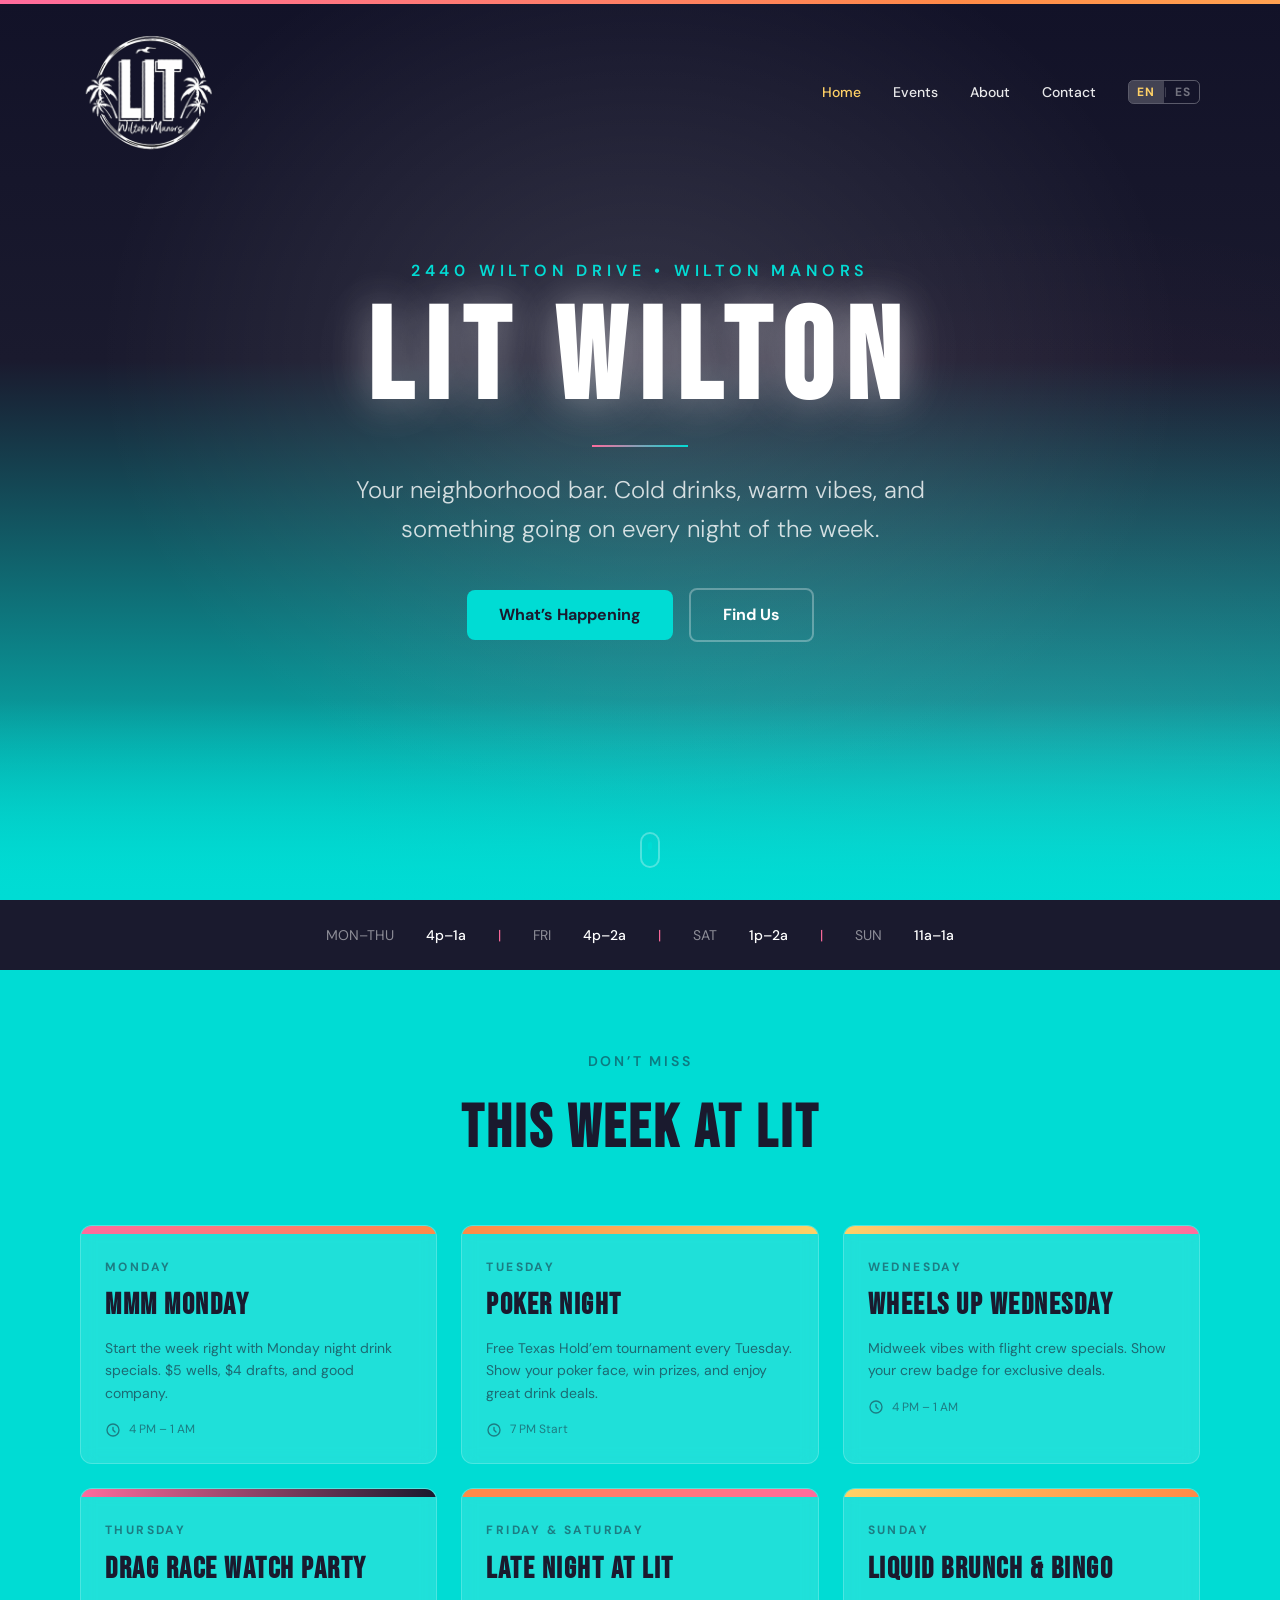
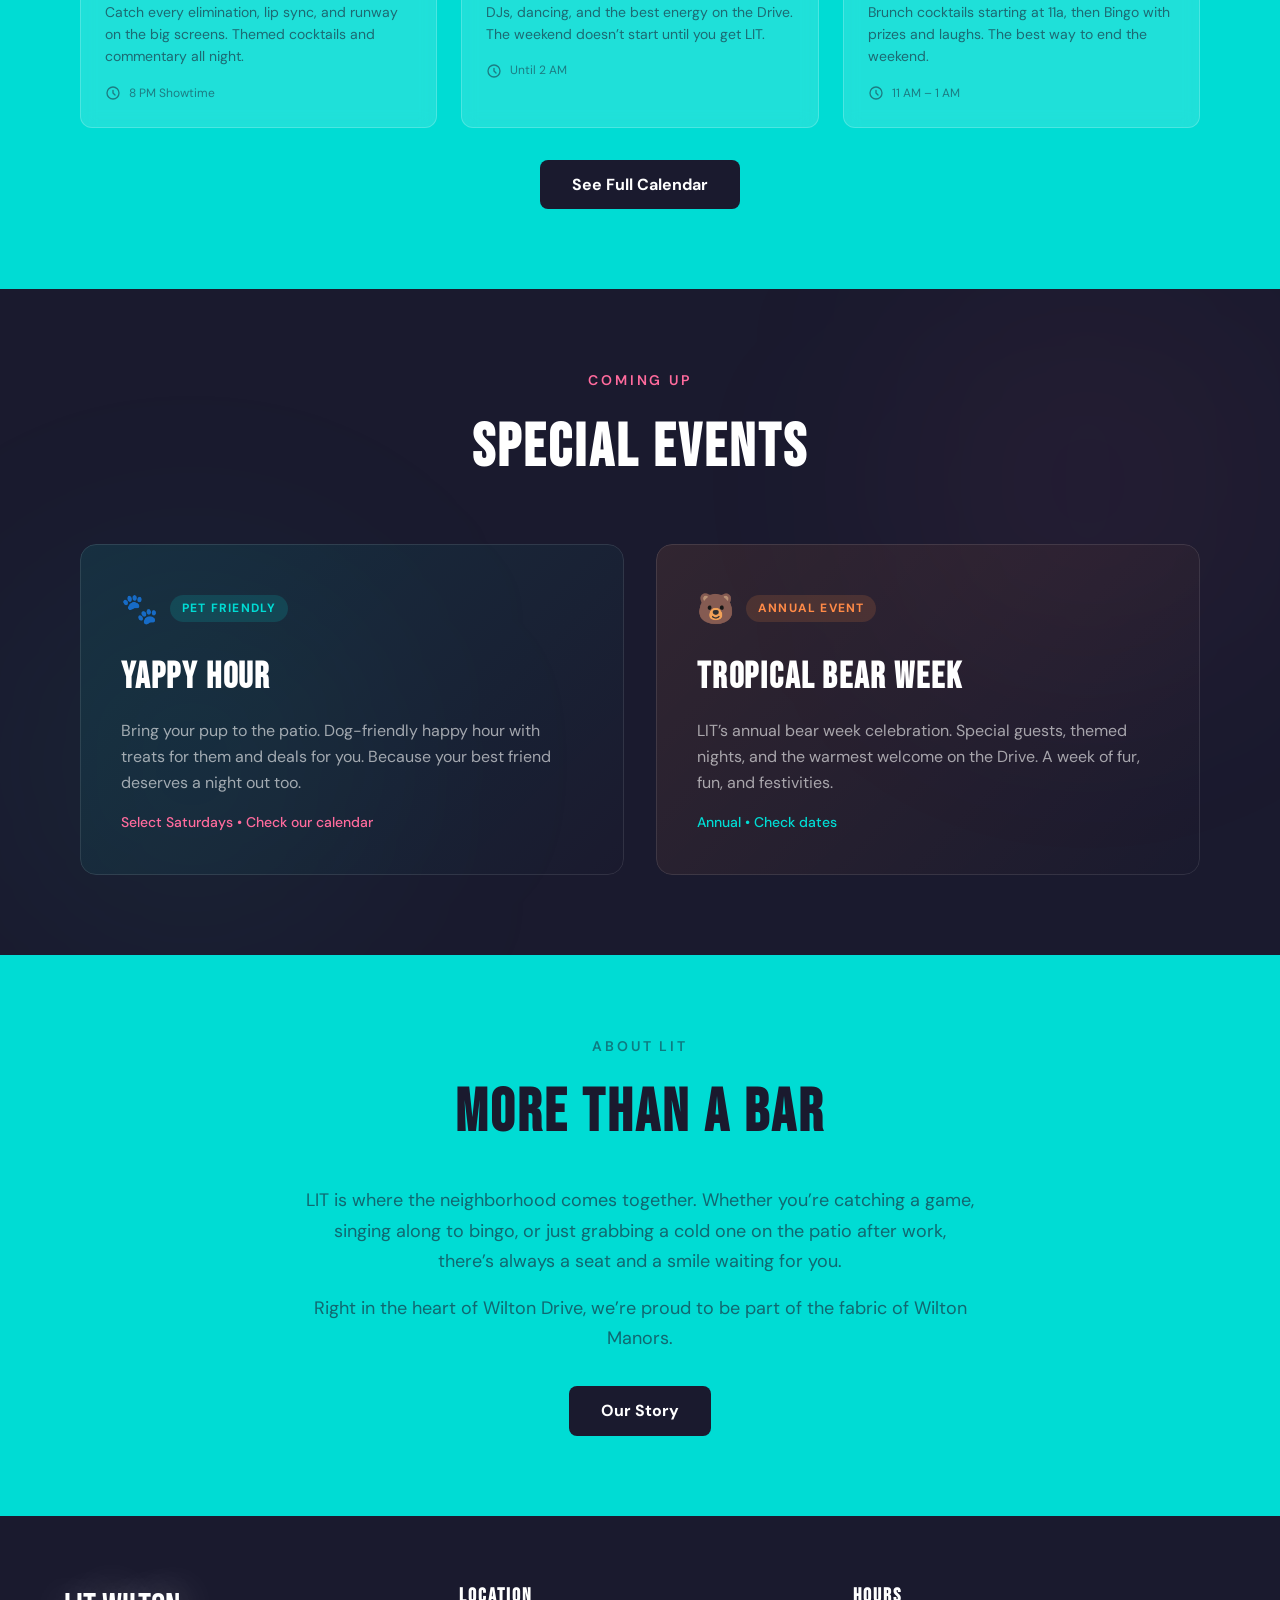
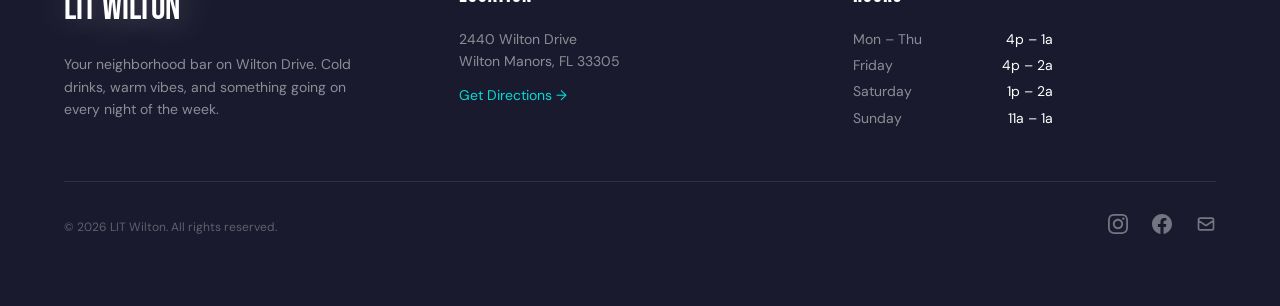
<file: index.html>
<!DOCTYPE html>
<html lang="en">
<head>
    <meta charset="UTF-8">
    <meta name="viewport" content="width=device-width, initial-scale=1.0">
    <title>LIT Wilton - LIT Wilton</title>
    <meta name="description" content="LIT Wilton - Your neighborhood bar on Wilton Drive. Events, drinks, and good vibes in Wilton Manors, FL.">
    <meta name="theme-color" content="#1a1a2e">
    <meta name="apple-mobile-web-app-capable" content="yes">
    <meta name="apple-mobile-web-app-status-bar-style" content="black-translucent">
    <link rel="manifest" href="manifest.json">
    <link rel="preconnect" href="https://fonts.googleapis.com">
    <link rel="preconnect" href="https://fonts.gstatic.com" crossorigin>
    <link href="https://fonts.googleapis.com/css2?family=Bebas+Neue&family=DM+Sans:ital,wght@0,300;0,400;0,500;0,600;0,700;1,400&display=swap" rel="stylesheet">
    <link rel="stylesheet" href="styles.css">
</head>
<body>
    <div class="gradient-bar"></div>
    <nav id="navbar" class="navbar">
        <div class="navbar-inner">
            <a href="index.html" class="navbar-brand"><img src="images/LitWiltonLogo.png" alt="LIT Wilton" class="navbar-logo"></a>
            <div class="navbar-links">
                <a href="index.html" class="active" data-i18n="nav-home">Home</a>
                <a href="events.html" class="" data-i18n="nav-events">Events</a>
                <a href="about.html" class="" data-i18n="nav-about">About</a>
                <a href="contact.html" class="" data-i18n="nav-contact">Contact</a>
                <div class="lang-switch" id="lang-switch"><button class="lang-opt lang-active" data-lang="en">EN</button><span class="lang-sep">|</span><button class="lang-opt" data-lang="es">ES</button></div>
            </div>
            <div class="navbar-right-mobile">
                <div class="lang-switch" id="lang-switch-mobile"><button class="lang-opt lang-active" data-lang="en">EN</button><span class="lang-sep">|</span><button class="lang-opt" data-lang="es">ES</button></div>
                <button id="menu-toggle" class="menu-toggle" aria-label="Toggle menu">
                    <svg fill="none" stroke="currentColor" viewBox="0 0 24 24"><path id="menu-icon" stroke-linecap="round" stroke-linejoin="round" stroke-width="2" d="M4 6h16M4 12h16M4 18h16"/></svg>
                </button>
            </div>
        </div>
        <div id="mobile-menu" class="mobile-menu">
            <a href="index.html" class="active" data-i18n="nav-home">Home</a>
            <a href="events.html" class="" data-i18n="nav-events">Events</a>
            <a href="about.html" class="" data-i18n="nav-about">About</a>
            <a href="contact.html" class="" data-i18n="nav-contact">Contact</a>
        </div>
    </nav>
    <section class="hero">
        <div class="hero-content">
            <p class="hero-subtitle fade-up" data-i18n="hero-subtitle">2440 Wilton Drive &bull; Wilton Manors</p>
            <h1 class="hero-title fade-up fade-up-delay-1" data-i18n="hero-title">LIT WILTON</h1>
            <div class="hero-divider fade-up fade-up-delay-2"></div>
            <p class="hero-desc fade-up fade-up-delay-2" data-i18n="hero-desc">Your neighborhood bar. Cold drinks, warm vibes, and something going on every night of the week.</p>
            <div class="hero-buttons fade-up fade-up-delay-3">
                <a href="events.html" class="btn btn-cyan" data-i18n="hero-btn-events">What's Happening</a>
                <a href="contact.html" class="btn btn-outline-white" data-i18n="hero-btn-find">Find Us</a>
            </div>
        </div>
        <div class="scroll-indicator fade-up fade-up-delay-4">
            <div class="scroll-pill"><div class="scroll-dot"></div></div>
        </div>
    </section>

    <div class="hours-strip">
        <div class="hours-strip-inner">
            <span class="hours-label" data-i18n="hours-label-mon">MON&ndash;THU</span><span class="hours-value" data-i18n="hours-val-mon">4p&ndash;1a</span>
            <span class="hours-divider">|</span>
            <span class="hours-label" data-i18n="hours-label-fri">FRI</span><span class="hours-value" data-i18n="hours-val-fri">4p&ndash;2a</span>
            <span class="hours-divider">|</span>
            <span class="hours-label" data-i18n="hours-label-sat">SAT</span><span class="hours-value" data-i18n="hours-val-sat">1p&ndash;2a</span>
            <span class="hours-divider">|</span>
            <span class="hours-label" data-i18n="hours-label-sun">SUN</span><span class="hours-value" data-i18n="hours-val-sun">11a&ndash;1a</span>
        </div>
    </div>

    <section class="section section-cyan">
        <div class="container">
            <div class="reveal text-center mb-12">
                <p class="section-label section-label-navy" data-i18n="thisweek-label">Don't Miss</p>
                <h2 class="section-title" data-i18n="thisweek-title">This Week at LIT</h2>
            </div>
            <div class="grid grid-3">
                <div class="reveal event-card"><div class="event-card-bar grad-pink-orange"></div><div class="event-card-body"><p class="event-card-day" data-i18n="card-mon-day">Monday</p><h3 class="event-card-title" data-i18n="card-mon-title">MMM Monday</h3><p class="event-card-desc" data-i18n="card-mon-desc">Start the week right with Monday night drink specials. $5 wells, $4 drafts, and good company.</p><div class="event-card-time"><svg width="16" height="16" fill="none" stroke="currentColor" viewBox="0 0 24 24"><path stroke-linecap="round" stroke-linejoin="round" stroke-width="2" d="M12 8v4l3 3m6-3a9 9 0 11-18 0 9 9 0 0118 0z"/></svg><span data-i18n="card-mon-time"> 4 PM &ndash; 1 AM</span></div></div></div>
                <div class="reveal event-card"><div class="event-card-bar grad-orange-yellow"></div><div class="event-card-body"><p class="event-card-day" data-i18n="card-tue-day">Tuesday</p><h3 class="event-card-title" data-i18n="card-tue-title">Poker Night</h3><p class="event-card-desc" data-i18n="card-tue-desc">Free Texas Hold'em tournament every Tuesday. Show your poker face, win prizes, and enjoy great drink deals.</p><div class="event-card-time"><svg width="16" height="16" fill="none" stroke="currentColor" viewBox="0 0 24 24"><path stroke-linecap="round" stroke-linejoin="round" stroke-width="2" d="M12 8v4l3 3m6-3a9 9 0 11-18 0 9 9 0 0118 0z"/></svg><span data-i18n="card-tue-time"> 7 PM Start</span></div></div></div>
                <div class="reveal event-card"><div class="event-card-bar grad-yellow-pink"></div><div class="event-card-body"><p class="event-card-day" data-i18n="card-wed-day">Wednesday</p><h3 class="event-card-title" data-i18n="card-wed-title">Wheels Up Wednesday</h3><p class="event-card-desc" data-i18n="card-wed-desc">Midweek vibes with flight crew specials. Show your crew badge for exclusive deals.</p><div class="event-card-time"><svg width="16" height="16" fill="none" stroke="currentColor" viewBox="0 0 24 24"><path stroke-linecap="round" stroke-linejoin="round" stroke-width="2" d="M12 8v4l3 3m6-3a9 9 0 11-18 0 9 9 0 0118 0z"/></svg><span data-i18n="card-wed-time"> 4 PM &ndash; 1 AM</span></div></div></div>
                <div class="reveal event-card"><div class="event-card-bar grad-pink-navy"></div><div class="event-card-body"><p class="event-card-day" data-i18n="card-thu-day">Thursday</p><h3 class="event-card-title" data-i18n="card-thu-title">Drag Race Watch Party</h3><p class="event-card-desc" data-i18n="card-thu-desc">Catch every elimination, lip sync, and runway on the big screens. Themed cocktails and commentary all night.</p><div class="event-card-time"><svg width="16" height="16" fill="none" stroke="currentColor" viewBox="0 0 24 24"><path stroke-linecap="round" stroke-linejoin="round" stroke-width="2" d="M12 8v4l3 3m6-3a9 9 0 11-18 0 9 9 0 0118 0z"/></svg><span data-i18n="card-thu-time"> 8 PM Showtime</span></div></div></div>
                <div class="reveal event-card"><div class="event-card-bar grad-orange-pink"></div><div class="event-card-body"><p class="event-card-day" data-i18n="card-frisun-day">Friday &amp; Saturday</p><h3 class="event-card-title" data-i18n="card-frisun-title">Late Night at LIT</h3><p class="event-card-desc" data-i18n="card-frisun-desc">DJs, dancing, and the best energy on the Drive. The weekend doesn't start until you get LIT.</p><div class="event-card-time"><svg width="16" height="16" fill="none" stroke="currentColor" viewBox="0 0 24 24"><path stroke-linecap="round" stroke-linejoin="round" stroke-width="2" d="M12 8v4l3 3m6-3a9 9 0 11-18 0 9 9 0 0118 0z"/></svg><span data-i18n="card-frisun-time"> Until 2 AM</span></div></div></div>
                <div class="reveal event-card"><div class="event-card-bar grad-yellow-orange"></div><div class="event-card-body"><p class="event-card-day" data-i18n="card-sun-day">Sunday</p><h3 class="event-card-title" data-i18n="card-sun-title">Liquid Brunch &amp; Bingo</h3><p class="event-card-desc" data-i18n="card-sun-desc">Brunch cocktails starting at 11a, then Bingo with prizes and laughs. The best way to end the weekend.</p><div class="event-card-time"><svg width="16" height="16" fill="none" stroke="currentColor" viewBox="0 0 24 24"><path stroke-linecap="round" stroke-linejoin="round" stroke-width="2" d="M12 8v4l3 3m6-3a9 9 0 11-18 0 9 9 0 0118 0z"/></svg><span data-i18n="card-sun-time"> 11 AM &ndash; 1 AM</span></div></div></div>
            </div>
            <div class="reveal text-center mt-8"><a href="events.html" class="btn btn-navy" data-i18n="thisweek-btn">See Full Calendar</a></div>
        </div>
    </section>

    <section class="section section-navy glow-bg">
        <div class="glow-pink"></div>
        <div class="glow-cyan-bg"></div>
        <div class="container" style="position:relative;z-index:1">
            <div class="reveal text-center mb-12">
                <p class="section-label section-label-pink" data-i18n="special-label">Coming Up</p>
                <h2 class="section-title" style="color:var(--white)" data-i18n="special-title">Special Events</h2>
            </div>
            <div class="grid grid-2" style="gap:2rem">
                <div class="reveal feature-card">
                    <div style="position:absolute;inset:0;background:linear-gradient(135deg,rgba(0,220,212,0.1),transparent);border-radius:1rem"></div>
                    <div class="feature-card-inner">
                        <div class="feature-card-header"><span class="feature-card-emoji">&#x1f43e;</span><span class="feature-card-badge feature-card-badge-cyan" data-i18n="yappy-badge">Pet Friendly</span></div>
                        <h3 class="feature-card-title" data-i18n="yappy-title">Yappy Hour</h3>
                        <p class="feature-card-desc" data-i18n="yappy-desc">Bring your pup to the patio. Dog-friendly happy hour with treats for them and deals for you. Because your best friend deserves a night out too.</p>
                        <p class="feature-card-meta feature-card-meta-pink" data-i18n="yappy-meta">Select Saturdays &bull; Check our calendar</p>
                    </div>
                </div>
                <div class="reveal feature-card">
                    <div style="position:absolute;inset:0;background:linear-gradient(135deg,rgba(255,138,71,0.1),transparent);border-radius:1rem"></div>
                    <div class="feature-card-inner">
                        <div class="feature-card-header"><span class="feature-card-emoji">&#x1f43b;</span><span class="feature-card-badge feature-card-badge-orange" data-i18n="bear-badge">Annual Event</span></div>
                        <h3 class="feature-card-title" data-i18n="bear-title">Tropical Bear Week</h3>
                        <p class="feature-card-desc" data-i18n="bear-desc">LIT's annual bear week celebration. Special guests, themed nights, and the warmest welcome on the Drive. A week of fur, fun, and festivities.</p>
                        <p class="feature-card-meta feature-card-meta-cyan" data-i18n="bear-meta">Annual &bull; Check dates</p>
                    </div>
                </div>
            </div>
        </div>
    </section>

    <section class="section section-cyan">
        <div class="container-sm text-center">
            <div class="reveal">
                <p class="section-label section-label-navy" data-i18n="aboutteaser-label">About LIT</p>
                <h2 class="section-title mb-6" data-i18n="aboutteaser-title">More Than a Bar</h2>
                <p style="font-size:1.125rem;color:rgba(26,26,46,0.6);line-height:1.7;max-width:42rem;margin:0 auto 1rem" data-i18n="aboutteaser-p1">LIT is where the neighborhood comes together. Whether you're catching a game, singing along to bingo, or just grabbing a cold one on the patio after work, there's always a seat and a smile waiting for you.</p>
                <p style="font-size:1.125rem;color:rgba(26,26,46,0.6);line-height:1.7;max-width:42rem;margin:0 auto 2rem" data-i18n="aboutteaser-p2">Right in the heart of Wilton Drive, we're proud to be part of the fabric of Wilton Manors.</p>
                <a href="about.html" class="btn btn-navy" data-i18n="aboutteaser-btn">Our Story</a>
            </div>
        </div>
    </section>

    <div id="pwa-banner" class="pwa-banner">
        <div class="pwa-banner-inner">
            <div class="pwa-banner-info">
                <div class="pwa-banner-icon">LIT</div>
                <div><p class="pwa-banner-title" data-i18n="pwa-title">Add LIT to your Home Screen</p><p class="pwa-banner-desc" data-i18n="pwa-desc">Get quick access and event notifications</p></div>
            </div>
            <div class="pwa-banner-actions">
                <button id="pwa-install" class="btn btn-cyan btn-sm" data-i18n="pwa-install">Install</button>
                <button id="pwa-dismiss" class="pwa-dismiss" data-i18n="pwa-dismiss">Not Now</button>
            </div>
        </div>
    </div>
    <footer class="footer">
        <div class="footer-grid">
            <div>
                <div class="footer-brand">LIT WILTON</div>
                <p class="footer-desc" data-i18n="footer-desc">Your neighborhood bar on Wilton Drive. Cold drinks, warm vibes, and something going on every night of the week.</p>
            </div>
            <div>
                <h4 class="footer-heading" data-i18n="footer-location-heading">Location</h4>
                <p class="footer-text">2440 Wilton Drive<br>Wilton Manors, FL 33305</p>
                <a href="https://maps.google.com/?q=2440+Wilton+Drive+Wilton+Manors+FL+33305" target="_blank" rel="noopener" class="footer-link" data-i18n="footer-directions">Get Directions &rarr;</a>
            </div>
            <div>
                <h4 class="footer-heading" data-i18n="footer-hours-heading">Hours</h4>
                <div class="footer-hours">
                    <div class="footer-hours-row"><span data-i18n="footer-hours-mon">Mon &ndash; Thu</span><span class="footer-hours-value">4p &ndash; 1a</span></div>
                    <div class="footer-hours-row"><span data-i18n="footer-hours-fri">Friday</span><span class="footer-hours-value">4p &ndash; 2a</span></div>
                    <div class="footer-hours-row"><span data-i18n="footer-hours-sat">Saturday</span><span class="footer-hours-value">1p &ndash; 2a</span></div>
                    <div class="footer-hours-row"><span data-i18n="footer-hours-sun">Sunday</span><span class="footer-hours-value">11a &ndash; 1a</span></div>
                </div>
            </div>
        </div>
        <div class="footer-bottom">
            <p class="footer-copy" data-i18n="footer-rights">&copy; 2026 LIT Wilton. All rights reserved.</p>
            <div class="footer-social">
                <a href="#" aria-label="Instagram"><svg width="20" height="20" fill="currentColor" viewBox="0 0 24 24"><path d="M12 2.163c3.204 0 3.584.012 4.85.07 3.252.148 4.771 1.691 4.919 4.919.058 1.265.069 1.645.069 4.849 0 3.205-.012 3.584-.069 4.849-.149 3.225-1.664 4.771-4.919 4.919-1.266.058-1.644.07-4.85.07-3.204 0-3.584-.012-4.849-.07-3.26-.149-4.771-1.699-4.919-4.92-.058-1.265-.07-1.644-.07-4.849 0-3.204.013-3.583.07-4.849.149-3.227 1.664-4.771 4.919-4.919 1.266-.057 1.645-.069 4.849-.069zm0-2.163c-3.259 0-3.667.014-4.947.072-4.358.2-6.78 2.618-6.98 6.98-.059 1.281-.073 1.689-.073 4.948 0 3.259.014 3.668.072 4.948.2 4.358 2.618 6.78 6.98 6.98 1.281.058 1.689.072 4.948.072 3.259 0 3.668-.014 4.948-.072 4.354-.2 6.782-2.618 6.979-6.98.059-1.28.073-1.689.073-4.948 0-3.259-.014-3.667-.072-4.947-.196-4.354-2.617-6.78-6.979-6.98-1.281-.059-1.69-.073-4.949-.073zm0 5.838c-3.403 0-6.162 2.759-6.162 6.162s2.759 6.163 6.162 6.163 6.162-2.759 6.162-6.163c0-3.403-2.759-6.162-6.162-6.162zm0 10.162c-2.209 0-4-1.79-4-4 0-2.209 1.791-4 4-4s4 1.791 4 4c0 2.21-1.791 4-4 4zm6.406-11.845c-.796 0-1.441.645-1.441 1.44s.645 1.44 1.441 1.44c.795 0 1.439-.645 1.439-1.44s-.644-1.44-1.439-1.44z"/></svg></a>
                <a href="#" aria-label="Facebook"><svg width="20" height="20" fill="currentColor" viewBox="0 0 24 24"><path d="M24 12.073c0-6.627-5.373-12-12-12s-12 5.373-12 12c0 5.99 4.388 10.954 10.125 11.854v-8.385h-3.047v-3.47h3.047v-2.642c0-3.007 1.792-4.669 4.533-4.669 1.312 0 2.686.235 2.686.235v2.953h-1.514c-1.491 0-1.956.925-1.956 1.874v2.25h3.328l-.532 3.47h-2.796v8.385c5.738-.9 10.126-5.864 10.126-11.854z"/></svg></a>
                <a href="mailto:litwilton@gmail.com" aria-label="Email"><svg width="20" height="20" fill="none" stroke="currentColor" viewBox="0 0 24 24"><path stroke-linecap="round" stroke-linejoin="round" stroke-width="2" d="M3 8l7.89 5.26a2 2 0 002.22 0L21 8M5 19h14a2 2 0 002-2V7a2 2 0 00-2-2H5a2 2 0 00-2 2v10a2 2 0 002 2z"/></svg></a>
            </div>
        </div>
    </footer>
    <script src="lang.js"></script>
    <script src="main.js"></script>
</body>
</html>
</file>
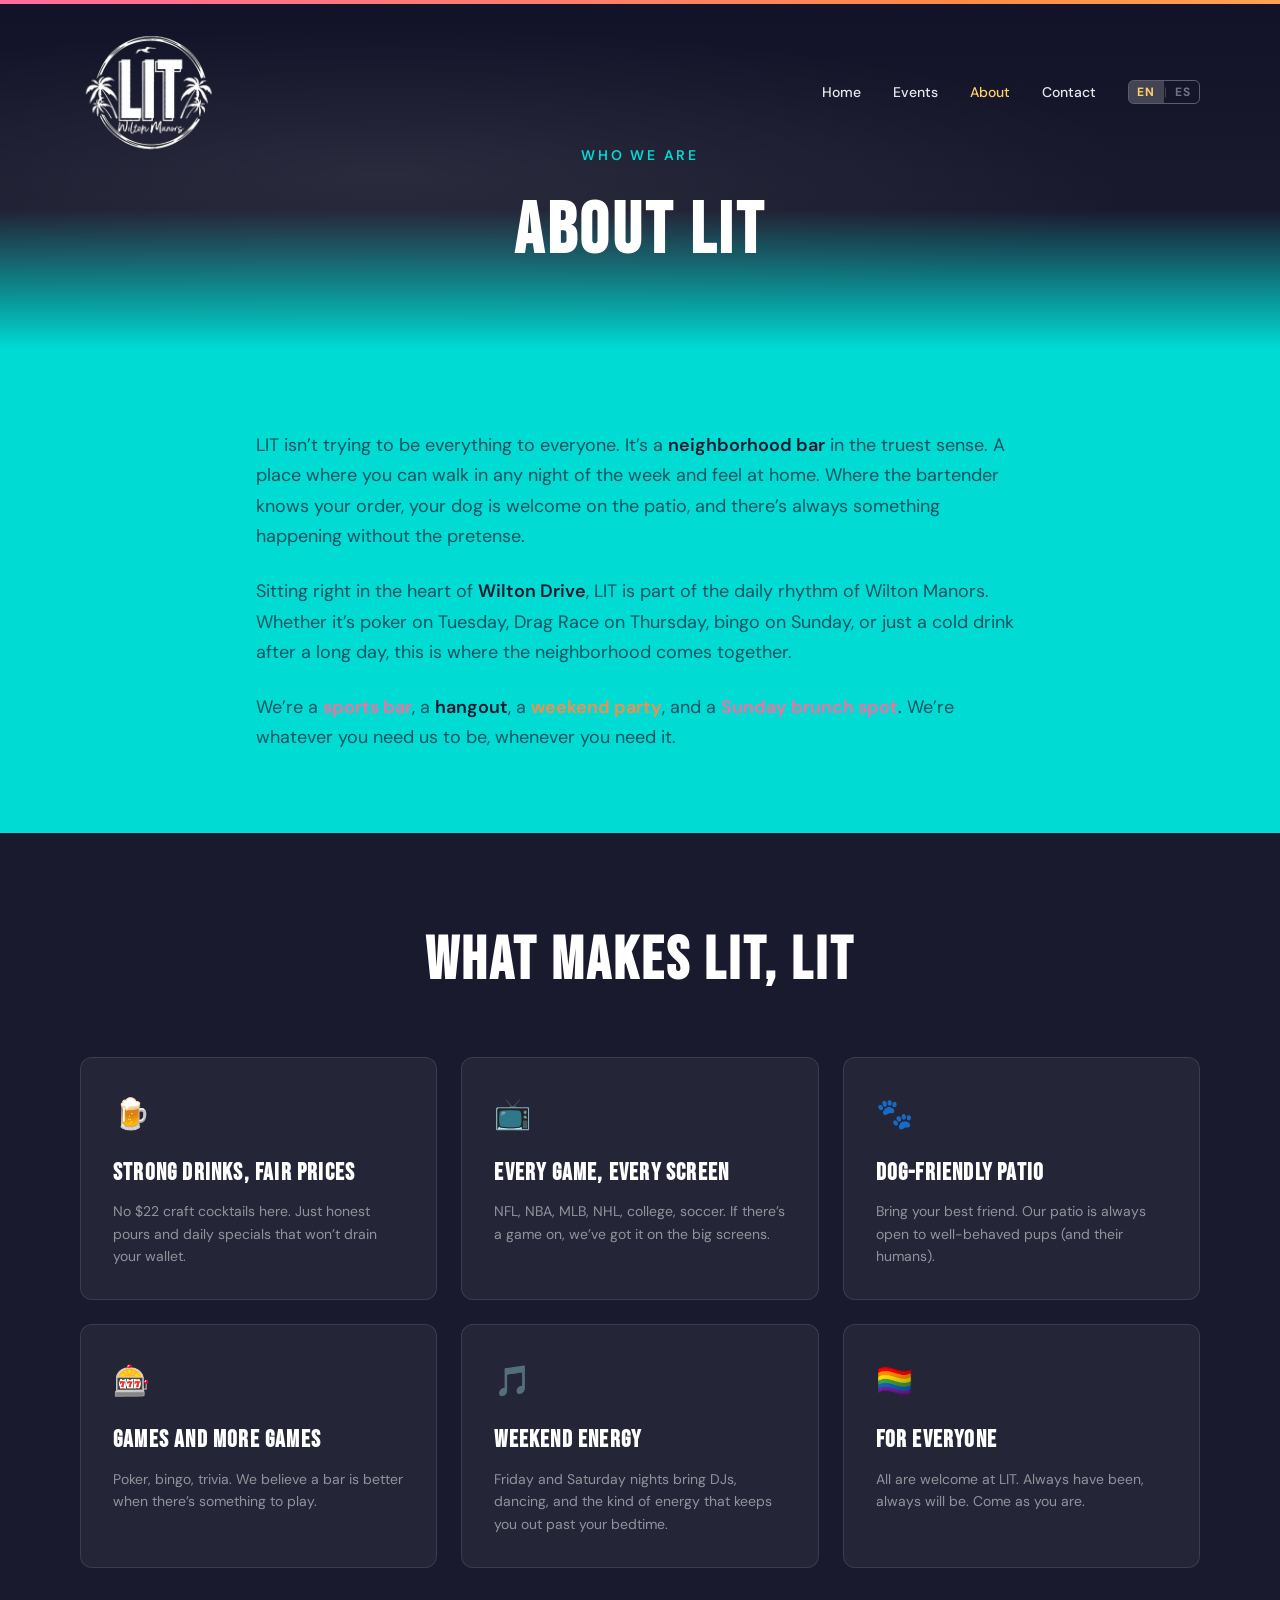
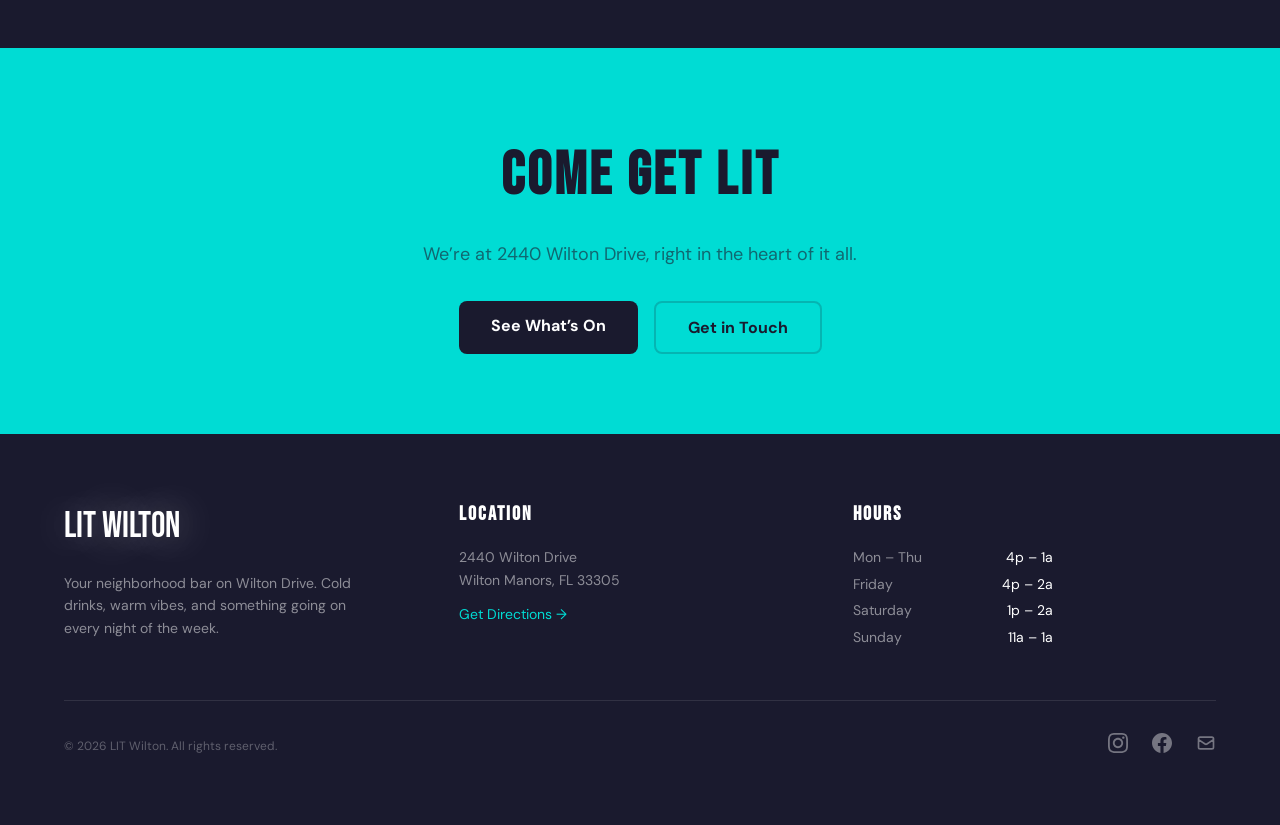
<file: about.html>
<!DOCTYPE html>
<html lang="en">
<head>
    <meta charset="UTF-8">
    <meta name="viewport" content="width=device-width, initial-scale=1.0">
    <title>About - LIT Wilton</title>
    <meta name="description" content="About LIT Wilton - Your neighborhood bar in the heart of Wilton Manors on Wilton Drive.">
    <meta name="theme-color" content="#1a1a2e">
    <meta name="apple-mobile-web-app-capable" content="yes">
    <meta name="apple-mobile-web-app-status-bar-style" content="black-translucent">
    <link rel="manifest" href="manifest.json">
    <link rel="preconnect" href="https://fonts.googleapis.com">
    <link rel="preconnect" href="https://fonts.gstatic.com" crossorigin>
    <link href="https://fonts.googleapis.com/css2?family=Bebas+Neue&family=DM+Sans:ital,wght@0,300;0,400;0,500;0,600;0,700;1,400&display=swap" rel="stylesheet">
    <link rel="stylesheet" href="styles.css">
</head>
<body>
    <div class="gradient-bar"></div>
    <nav id="navbar" class="navbar">
        <div class="navbar-inner">
            <a href="index.html" class="navbar-brand"><img src="images/LitWiltonLogo.png" alt="LIT Wilton" class="navbar-logo"></a>
            <div class="navbar-links">
                <a href="index.html" class="" data-i18n="nav-home">Home</a>
                <a href="events.html" class="" data-i18n="nav-events">Events</a>
                <a href="about.html" class="active" data-i18n="nav-about">About</a>
                <a href="contact.html" class="" data-i18n="nav-contact">Contact</a>
                <div class="lang-switch" id="lang-switch"><button class="lang-opt lang-active" data-lang="en">EN</button><span class="lang-sep">|</span><button class="lang-opt" data-lang="es">ES</button></div>
            </div>
            <div class="navbar-right-mobile">
                <div class="lang-switch" id="lang-switch-mobile"><button class="lang-opt lang-active" data-lang="en">EN</button><span class="lang-sep">|</span><button class="lang-opt" data-lang="es">ES</button></div>
                <button id="menu-toggle" class="menu-toggle" aria-label="Toggle menu">
                    <svg fill="none" stroke="currentColor" viewBox="0 0 24 24"><path id="menu-icon" stroke-linecap="round" stroke-linejoin="round" stroke-width="2" d="M4 6h16M4 12h16M4 18h16"/></svg>
                </button>
            </div>
        </div>
        <div id="mobile-menu" class="mobile-menu">
            <a href="index.html" class="" data-i18n="nav-home">Home</a>
            <a href="events.html" class="" data-i18n="nav-events">Events</a>
            <a href="about.html" class="active" data-i18n="nav-about">About</a>
            <a href="contact.html" class="" data-i18n="nav-contact">Contact</a>
        </div>
    </nav>
    <div class="page-header">
        <p class="page-header-label fade-up" data-i18n="about-header-label">Who We Are</p>
        <h1 class="page-header-title fade-up fade-up-delay-1" data-i18n="about-header-title">About LIT</h1>
    </div>

    <section class="section section-cyan">
        <div class="container">
            <div class="reveal about-text">
                <p data-i18n="about-p1">LIT isn't trying to be everything to everyone. It's a <span class="text-navy">neighborhood bar</span> in the truest sense. A place where you can walk in any night of the week and feel at home. Where the bartender knows your order, your dog is welcome on the patio, and there's always something happening without the pretense.</p>
                <p data-i18n="about-p2">Sitting right in the heart of <span class="text-navy">Wilton Drive</span>, LIT is part of the daily rhythm of Wilton Manors. Whether it's poker on Tuesday, Drag Race on Thursday, bingo on Sunday, or just a cold drink after a long day, this is where the neighborhood comes together.</p>
                <p data-i18n="about-p3">We're a <span class="text-pink">sports bar</span>, a <span class="text-navy">hangout</span>, a <span class="text-orange">weekend party</span>, and a <span class="text-pink">Sunday brunch spot</span>. We're whatever you need us to be, whenever you need it.</p>
            </div>
        </div>
    </section>

    <section class="section section-navy">
        <div class="container">
            <div class="reveal text-center mb-12">
                <h2 class="section-title" style="color:var(--white)" data-i18n="about-what-title">What Makes LIT, LIT</h2>
            </div>
            <div class="grid grid-3">
                <div class="reveal info-card"><div class="info-card-emoji">&#x1f37a;</div><h3 class="info-card-title" data-i18n="about-drinks-title">Strong Drinks, Fair Prices</h3><p class="info-card-desc" data-i18n="about-drinks-desc">No $22 craft cocktails here. Just honest pours and daily specials that won't drain your wallet.</p></div>
                <div class="reveal info-card"><div class="info-card-emoji">&#x1f4fa;</div><h3 class="info-card-title" data-i18n="about-screens-title">Every Game, Every Screen</h3><p class="info-card-desc" data-i18n="about-screens-desc">NFL, NBA, MLB, NHL, college, soccer. If there's a game on, we've got it on the big screens.</p></div>
                <div class="reveal info-card"><div class="info-card-emoji">&#x1f43e;</div><h3 class="info-card-title" data-i18n="about-patio-title">Dog-Friendly Patio</h3><p class="info-card-desc" data-i18n="about-patio-desc">Bring your best friend. Our patio is always open to well-behaved pups (and their humans).</p></div>
                <div class="reveal info-card"><div class="info-card-emoji">&#x1f3b0;</div><h3 class="info-card-title" data-i18n="about-games-title">Games and More Games</h3><p class="info-card-desc" data-i18n="about-games-desc">Poker, bingo, trivia. We believe a bar is better when there's something to play.</p></div>
                <div class="reveal info-card"><div class="info-card-emoji">&#x1f3b5;</div><h3 class="info-card-title" data-i18n="about-energy-title">Weekend Energy</h3><p class="info-card-desc" data-i18n="about-energy-desc">Friday and Saturday nights bring DJs, dancing, and the kind of energy that keeps you out past your bedtime.</p></div>
                <div class="reveal info-card"><div class="info-card-emoji">&#x1f3f3;&#xfe0f;&#x200d;&#x1f308;</div><h3 class="info-card-title" data-i18n="about-everyone-title">For Everyone</h3><p class="info-card-desc" data-i18n="about-everyone-desc">All are welcome at LIT. Always have been, always will be. Come as you are.</p></div>
            </div>
        </div>
    </section>

    <section class="section section-cyan">
        <div class="container-sm text-center">
            <div class="reveal">
                <h2 class="section-title mb-4" data-i18n="about-cta-title">Come Get LIT</h2>
                <p style="color:rgba(26,26,46,0.6);font-size:1.125rem;margin-bottom:2rem" data-i18n="about-cta-desc">We're at 2440 Wilton Drive, right in the heart of it all.</p>
                <div style="display:flex;flex-wrap:wrap;gap:1rem;justify-content:center">
                    <a href="events.html" class="btn btn-navy" data-i18n="about-btn-events">See What's On</a>
                    <a href="contact.html" class="btn btn-outline-navy" data-i18n="about-btn-contact">Get in Touch</a>
                </div>
            </div>
        </div>
    </section>
    <footer class="footer">
        <div class="footer-grid">
            <div>
                <div class="footer-brand">LIT WILTON</div>
                <p class="footer-desc" data-i18n="footer-desc">Your neighborhood bar on Wilton Drive. Cold drinks, warm vibes, and something going on every night of the week.</p>
            </div>
            <div>
                <h4 class="footer-heading" data-i18n="footer-location-heading">Location</h4>
                <p class="footer-text">2440 Wilton Drive<br>Wilton Manors, FL 33305</p>
                <a href="https://maps.google.com/?q=2440+Wilton+Drive+Wilton+Manors+FL+33305" target="_blank" rel="noopener" class="footer-link" data-i18n="footer-directions">Get Directions &rarr;</a>
            </div>
            <div>
                <h4 class="footer-heading" data-i18n="footer-hours-heading">Hours</h4>
                <div class="footer-hours">
                    <div class="footer-hours-row"><span data-i18n="footer-hours-mon">Mon &ndash; Thu</span><span class="footer-hours-value">4p &ndash; 1a</span></div>
                    <div class="footer-hours-row"><span data-i18n="footer-hours-fri">Friday</span><span class="footer-hours-value">4p &ndash; 2a</span></div>
                    <div class="footer-hours-row"><span data-i18n="footer-hours-sat">Saturday</span><span class="footer-hours-value">1p &ndash; 2a</span></div>
                    <div class="footer-hours-row"><span data-i18n="footer-hours-sun">Sunday</span><span class="footer-hours-value">11a &ndash; 1a</span></div>
                </div>
            </div>
        </div>
        <div class="footer-bottom">
            <p class="footer-copy" data-i18n="footer-rights">&copy; 2026 LIT Wilton. All rights reserved.</p>
            <div class="footer-social">
                <a href="#" aria-label="Instagram"><svg width="20" height="20" fill="currentColor" viewBox="0 0 24 24"><path d="M12 2.163c3.204 0 3.584.012 4.85.07 3.252.148 4.771 1.691 4.919 4.919.058 1.265.069 1.645.069 4.849 0 3.205-.012 3.584-.069 4.849-.149 3.225-1.664 4.771-4.919 4.919-1.266.058-1.644.07-4.85.07-3.204 0-3.584-.012-4.849-.07-3.26-.149-4.771-1.699-4.919-4.92-.058-1.265-.07-1.644-.07-4.849 0-3.204.013-3.583.07-4.849.149-3.227 1.664-4.771 4.919-4.919 1.266-.057 1.645-.069 4.849-.069zm0-2.163c-3.259 0-3.667.014-4.947.072-4.358.2-6.78 2.618-6.98 6.98-.059 1.281-.073 1.689-.073 4.948 0 3.259.014 3.668.072 4.948.2 4.358 2.618 6.78 6.98 6.98 1.281.058 1.689.072 4.948.072 3.259 0 3.668-.014 4.948-.072 4.354-.2 6.782-2.618 6.979-6.98.059-1.28.073-1.689.073-4.948 0-3.259-.014-3.667-.072-4.947-.196-4.354-2.617-6.78-6.979-6.98-1.281-.059-1.69-.073-4.949-.073zm0 5.838c-3.403 0-6.162 2.759-6.162 6.162s2.759 6.163 6.162 6.163 6.162-2.759 6.162-6.163c0-3.403-2.759-6.162-6.162-6.162zm0 10.162c-2.209 0-4-1.79-4-4 0-2.209 1.791-4 4-4s4 1.791 4 4c0 2.21-1.791 4-4 4zm6.406-11.845c-.796 0-1.441.645-1.441 1.44s.645 1.44 1.441 1.44c.795 0 1.439-.645 1.439-1.44s-.644-1.44-1.439-1.44z"/></svg></a>
                <a href="#" aria-label="Facebook"><svg width="20" height="20" fill="currentColor" viewBox="0 0 24 24"><path d="M24 12.073c0-6.627-5.373-12-12-12s-12 5.373-12 12c0 5.99 4.388 10.954 10.125 11.854v-8.385h-3.047v-3.47h3.047v-2.642c0-3.007 1.792-4.669 4.533-4.669 1.312 0 2.686.235 2.686.235v2.953h-1.514c-1.491 0-1.956.925-1.956 1.874v2.25h3.328l-.532 3.47h-2.796v8.385c5.738-.9 10.126-5.864 10.126-11.854z"/></svg></a>
                <a href="mailto:litwilton@gmail.com" aria-label="Email"><svg width="20" height="20" fill="none" stroke="currentColor" viewBox="0 0 24 24"><path stroke-linecap="round" stroke-linejoin="round" stroke-width="2" d="M3 8l7.89 5.26a2 2 0 002.22 0L21 8M5 19h14a2 2 0 002-2V7a2 2 0 00-2-2H5a2 2 0 00-2 2v10a2 2 0 002 2z"/></svg></a>
            </div>
        </div>
    </footer>
    <script src="lang.js"></script>
    <script src="main.js"></script>
</body>
</html>
</file>
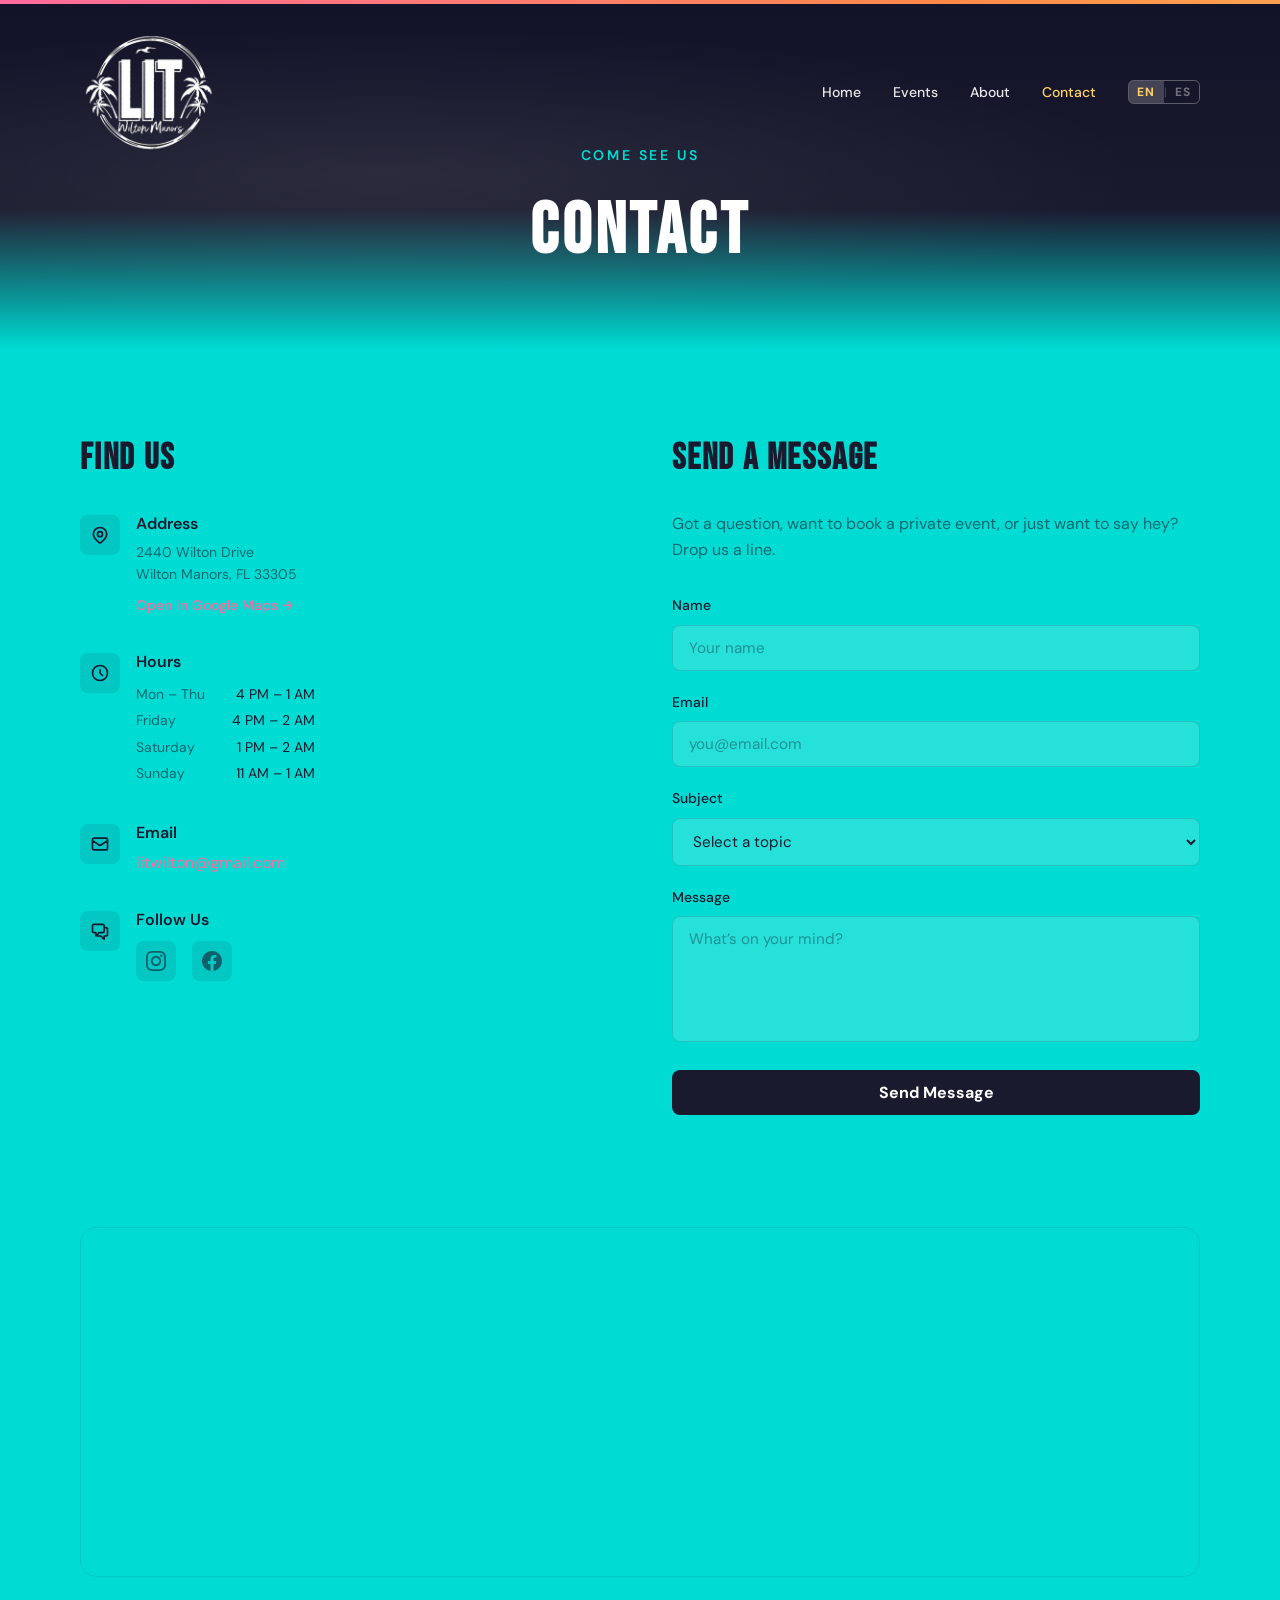
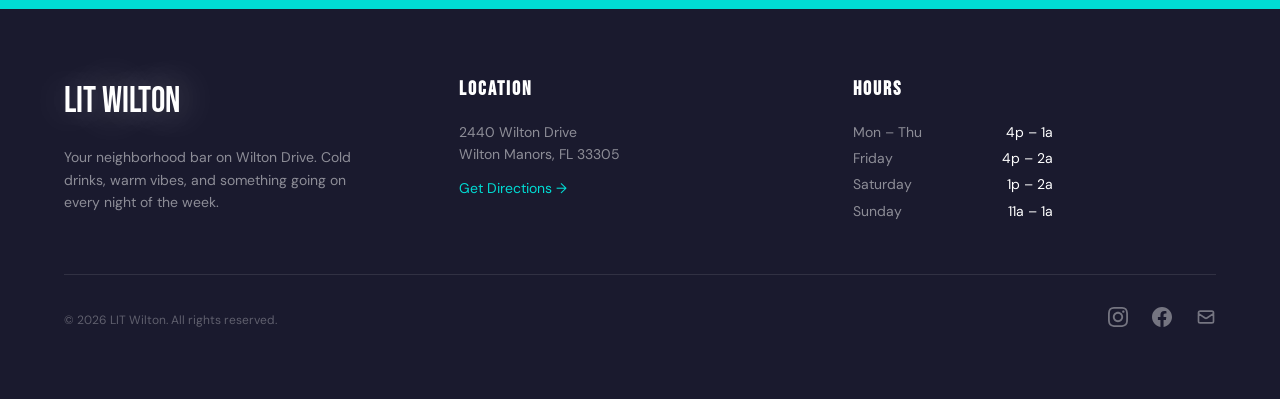
<file: contact.html>
<!DOCTYPE html>
<html lang="en">
<head>
    <meta charset="UTF-8">
    <meta name="viewport" content="width=device-width, initial-scale=1.0">
    <title>Contact - LIT Wilton</title>
    <meta name="description" content="Find LIT Wilton at 2440 Wilton Drive, Wilton Manors FL. Get directions, hours, and contact info.">
    <meta name="theme-color" content="#1a1a2e">
    <meta name="apple-mobile-web-app-capable" content="yes">
    <meta name="apple-mobile-web-app-status-bar-style" content="black-translucent">
    <link rel="manifest" href="manifest.json">
    <link rel="preconnect" href="https://fonts.googleapis.com">
    <link rel="preconnect" href="https://fonts.gstatic.com" crossorigin>
    <link href="https://fonts.googleapis.com/css2?family=Bebas+Neue&family=DM+Sans:ital,wght@0,300;0,400;0,500;0,600;0,700;1,400&display=swap" rel="stylesheet">
    <link rel="stylesheet" href="styles.css">
</head>
<body>
    <div class="gradient-bar"></div>
    <nav id="navbar" class="navbar">
        <div class="navbar-inner">
            <a href="index.html" class="navbar-brand"><img src="images/LitWiltonLogo.png" alt="LIT Wilton" class="navbar-logo"></a>
            <div class="navbar-links">
                <a href="index.html" class="" data-i18n="nav-home">Home</a>
                <a href="events.html" class="" data-i18n="nav-events">Events</a>
                <a href="about.html" class="" data-i18n="nav-about">About</a>
                <a href="contact.html" class="active" data-i18n="nav-contact">Contact</a>
                <div class="lang-switch" id="lang-switch"><button class="lang-opt lang-active" data-lang="en">EN</button><span class="lang-sep">|</span><button class="lang-opt" data-lang="es">ES</button></div>
            </div>
            <div class="navbar-right-mobile">
                <div class="lang-switch" id="lang-switch-mobile"><button class="lang-opt lang-active" data-lang="en">EN</button><span class="lang-sep">|</span><button class="lang-opt" data-lang="es">ES</button></div>
                <button id="menu-toggle" class="menu-toggle" aria-label="Toggle menu">
                    <svg fill="none" stroke="currentColor" viewBox="0 0 24 24"><path id="menu-icon" stroke-linecap="round" stroke-linejoin="round" stroke-width="2" d="M4 6h16M4 12h16M4 18h16"/></svg>
                </button>
            </div>
        </div>
        <div id="mobile-menu" class="mobile-menu">
            <a href="index.html" class="" data-i18n="nav-home">Home</a>
            <a href="events.html" class="" data-i18n="nav-events">Events</a>
            <a href="about.html" class="" data-i18n="nav-about">About</a>
            <a href="contact.html" class="active" data-i18n="nav-contact">Contact</a>
        </div>
    </nav>
    <div class="page-header">
        <p class="page-header-label fade-up" data-i18n="contact-header-label">Come See Us</p>
        <h1 class="page-header-title fade-up fade-up-delay-1" data-i18n="contact-header-title">Contact</h1>
    </div>

    <section class="section section-cyan">
        <div class="container">
            <div class="grid grid-2col">
                <div class="reveal">
                    <h2 class="section-title mb-6" style="font-size:2.25rem" data-i18n="contact-find-title">Find Us</h2>
                    <div class="contact-block"><div class="contact-row"><div class="contact-icon"><svg width="20" height="20" fill="none" stroke="currentColor" viewBox="0 0 24 24"><path stroke-linecap="round" stroke-linejoin="round" stroke-width="2" d="M17.657 16.657L13.414 20.9a1.998 1.998 0 01-2.827 0l-4.244-4.243a8 8 0 1111.314 0z"/><path stroke-linecap="round" stroke-linejoin="round" stroke-width="2" d="M15 11a3 3 0 11-6 0 3 3 0 016 0z"/></svg></div><div><p class="contact-label" data-i18n="contact-address-label">Address</p><p class="contact-value">2440 Wilton Drive<br>Wilton Manors, FL 33305</p><a href="https://maps.google.com/?q=2440+Wilton+Drive+Wilton+Manors+FL+33305" target="_blank" rel="noopener" class="contact-link" data-i18n="contact-maps-link">Open in Google Maps &rarr;</a></div></div></div>
                    <div class="contact-block"><div class="contact-row"><div class="contact-icon"><svg width="16" height="16" fill="none" stroke="currentColor" viewBox="0 0 24 24"><path stroke-linecap="round" stroke-linejoin="round" stroke-width="2" d="M12 8v4l3 3m6-3a9 9 0 11-18 0 9 9 0 0118 0z"/></svg></div><div><p class="contact-label" data-i18n="contact-hours-label">Hours</p><div class="footer-hours" style="margin-top:0.5rem"><div class="footer-hours-row"><span style="width:6rem;color:rgba(26,26,46,0.6)" data-i18n="contact-hours-mon">Mon &ndash; Thu</span><span style="color:var(--navy)">4 PM &ndash; 1 AM</span></div><div class="footer-hours-row"><span style="width:6rem;color:rgba(26,26,46,0.6)" data-i18n="contact-hours-fri">Friday</span><span style="color:var(--navy)">4 PM &ndash; 2 AM</span></div><div class="footer-hours-row"><span style="width:6rem;color:rgba(26,26,46,0.6)" data-i18n="contact-hours-sat">Saturday</span><span style="color:var(--navy)">1 PM &ndash; 2 AM</span></div><div class="footer-hours-row"><span style="width:6rem;color:rgba(26,26,46,0.6)" data-i18n="contact-hours-sun">Sunday</span><span style="color:var(--navy)">11 AM &ndash; 1 AM</span></div></div></div></div></div>
                    <div class="contact-block"><div class="contact-row"><div class="contact-icon"><svg width="20" height="20" fill="none" stroke="currentColor" viewBox="0 0 24 24"><path stroke-linecap="round" stroke-linejoin="round" stroke-width="2" d="M3 8l7.89 5.26a2 2 0 002.22 0L21 8M5 19h14a2 2 0 002-2V7a2 2 0 00-2-2H5a2 2 0 00-2 2v10a2 2 0 002 2z"/></svg></div><div><p class="contact-label" data-i18n="contact-email-label">Email</p><a href="mailto:litwilton@gmail.com" class="contact-link-cyan">litwilton@gmail.com</a></div></div></div>
                    <div class="contact-block"><div class="contact-row"><div class="contact-icon"><svg width="20" height="20" fill="none" stroke="currentColor" viewBox="0 0 24 24"><path stroke-linecap="round" stroke-linejoin="round" stroke-width="2" d="M17 8h2a2 2 0 012 2v6a2 2 0 01-2 2h-2v4l-4-4H9a1.994 1.994 0 01-1.414-.586m0 0L11 14h4a2 2 0 002-2V6a2 2 0 00-2-2H5a2 2 0 00-2 2v6a2 2 0 002 2h2v4l.586-.586z"/></svg></div><div><p class="contact-label" data-i18n="contact-follow-label">Follow Us</p><div class="social-links" style="margin-top:0.5rem"><a href="#" class="social-btn" aria-label="Instagram"><svg width="20" height="20" fill="currentColor" viewBox="0 0 24 24"><path d="M12 2.163c3.204 0 3.584.012 4.85.07 3.252.148 4.771 1.691 4.919 4.919.058 1.265.069 1.645.069 4.849 0 3.205-.012 3.584-.069 4.849-.149 3.225-1.664 4.771-4.919 4.919-1.266.058-1.644.07-4.85.07-3.204 0-3.584-.012-4.849-.07-3.26-.149-4.771-1.699-4.919-4.92-.058-1.265-.07-1.644-.07-4.849 0-3.204.013-3.583.07-4.849.149-3.227 1.664-4.771 4.919-4.919 1.266-.057 1.645-.069 4.849-.069zm0-2.163c-3.259 0-3.667.014-4.947.072-4.358.2-6.78 2.618-6.98 6.98-.059 1.281-.073 1.689-.073 4.948 0 3.259.014 3.668.072 4.948.2 4.358 2.618 6.78 6.98 6.98 1.281.058 1.689.072 4.948.072 3.259 0 3.668-.014 4.948-.072 4.354-.2 6.782-2.618 6.979-6.98.059-1.28.073-1.689.073-4.948 0-3.259-.014-3.667-.072-4.947-.196-4.354-2.617-6.78-6.979-6.98-1.281-.059-1.69-.073-4.949-.073zm0 5.838c-3.403 0-6.162 2.759-6.162 6.162s2.759 6.163 6.162 6.163 6.162-2.759 6.162-6.163c0-3.403-2.759-6.162-6.162-6.162zm0 10.162c-2.209 0-4-1.79-4-4 0-2.209 1.791-4 4-4s4 1.791 4 4c0 2.21-1.791 4-4 4zm6.406-11.845c-.796 0-1.441.645-1.441 1.44s.645 1.44 1.441 1.44c.795 0 1.439-.645 1.439-1.44s-.644-1.44-1.439-1.44z"/></svg></a><a href="#" class="social-btn" aria-label="Facebook"><svg width="20" height="20" fill="currentColor" viewBox="0 0 24 24"><path d="M24 12.073c0-6.627-5.373-12-12-12s-12 5.373-12 12c0 5.99 4.388 10.954 10.125 11.854v-8.385h-3.047v-3.47h3.047v-2.642c0-3.007 1.792-4.669 4.533-4.669 1.312 0 2.686.235 2.686.235v2.953h-1.514c-1.491 0-1.956.925-1.956 1.874v2.25h3.328l-.532 3.47h-2.796v8.385c5.738-.9 10.126-5.864 10.126-11.854z"/></svg></a></div></div></div></div>
                </div>
                <div class="reveal">
                    <h2 class="section-title mb-6" style="font-size:2.25rem" data-i18n="contact-msg-title">Send a Message</h2>
                    <p style="color:rgba(26,26,46,0.6);margin-bottom:2rem" data-i18n="contact-msg-desc">Got a question, want to book a private event, or just want to say hey? Drop us a line.</p>
                    <div class="form-group"><label for="name" class="form-label" data-i18n="contact-name-label">Name</label><input type="text" id="name" class="form-input" placeholder="Your name" data-i18n="contact-name-placeholder"></div>
                    <div class="form-group"><label for="email" class="form-label" data-i18n="contact-email-field-label">Email</label><input type="email" id="email" class="form-input" placeholder="you@email.com" data-i18n="contact-email-placeholder"></div>
                    <div class="form-group"><label for="subject" class="form-label" data-i18n="contact-subject-label">Subject</label><select id="subject" class="form-input"><option value="" data-i18n="contact-subject-default">Select a topic</option><option value="general" data-i18n="contact-subject-general">General Inquiry</option><option value="events" data-i18n="contact-subject-events">Private Events</option><option value="feedback" data-i18n="contact-subject-feedback">Feedback</option><option value="other" data-i18n="contact-subject-other">Other</option></select></div>
                    <div class="form-group"><label for="message" class="form-label" data-i18n="contact-message-label">Message</label><textarea id="message" rows="5" class="form-input" placeholder="What's on your mind?" data-i18n="contact-message-placeholder"></textarea></div>
                    <button type="button" class="btn btn-navy btn-full" data-i18n="contact-send-btn" onclick="alert('In the live version, this will send through Netlify Forms or a Baserow integration.')">Send Message</button>
                </div>
            </div>
        </div>
    </section>

    <section style="padding:2rem 1rem;background:var(--cyan)">
        <div class="container">
            <div class="reveal map-wrap">
                <iframe src="https://www.google.com/maps/embed?pb=!1m18!1m12!1m3!1d3580.5!2d-80.1385!3d26.1585!2m3!1f0!2f0!3f0!3m2!1i1024!2i768!4f13.1!3m3!1m2!1s0x88d9005f0b2c4c81%3A0x6d8b6e1e8f8e5b0a!2s2440%20Wilton%20Dr%2C%20Wilton%20Manors%2C%20FL%2033305!5e0!3m2!1sen!2sus!4v1680000000000!5m2!1sen!2sus" allowfullscreen="" loading="lazy" referrerpolicy="no-referrer-when-downgrade"></iframe>
            </div>
        </div>
    </section>
    <footer class="footer">
        <div class="footer-grid">
            <div>
                <div class="footer-brand">LIT WILTON</div>
                <p class="footer-desc" data-i18n="footer-desc">Your neighborhood bar on Wilton Drive. Cold drinks, warm vibes, and something going on every night of the week.</p>
            </div>
            <div>
                <h4 class="footer-heading" data-i18n="footer-location-heading">Location</h4>
                <p class="footer-text">2440 Wilton Drive<br>Wilton Manors, FL 33305</p>
                <a href="https://maps.google.com/?q=2440+Wilton+Drive+Wilton+Manors+FL+33305" target="_blank" rel="noopener" class="footer-link" data-i18n="footer-directions">Get Directions &rarr;</a>
            </div>
            <div>
                <h4 class="footer-heading" data-i18n="footer-hours-heading">Hours</h4>
                <div class="footer-hours">
                    <div class="footer-hours-row"><span data-i18n="footer-hours-mon">Mon &ndash; Thu</span><span class="footer-hours-value">4p &ndash; 1a</span></div>
                    <div class="footer-hours-row"><span data-i18n="footer-hours-fri">Friday</span><span class="footer-hours-value">4p &ndash; 2a</span></div>
                    <div class="footer-hours-row"><span data-i18n="footer-hours-sat">Saturday</span><span class="footer-hours-value">1p &ndash; 2a</span></div>
                    <div class="footer-hours-row"><span data-i18n="footer-hours-sun">Sunday</span><span class="footer-hours-value">11a &ndash; 1a</span></div>
                </div>
            </div>
        </div>
        <div class="footer-bottom">
            <p class="footer-copy" data-i18n="footer-rights">&copy; 2026 LIT Wilton. All rights reserved.</p>
            <div class="footer-social">
                <a href="#" aria-label="Instagram"><svg width="20" height="20" fill="currentColor" viewBox="0 0 24 24"><path d="M12 2.163c3.204 0 3.584.012 4.85.07 3.252.148 4.771 1.691 4.919 4.919.058 1.265.069 1.645.069 4.849 0 3.205-.012 3.584-.069 4.849-.149 3.225-1.664 4.771-4.919 4.919-1.266.058-1.644.07-4.85.07-3.204 0-3.584-.012-4.849-.07-3.26-.149-4.771-1.699-4.919-4.92-.058-1.265-.07-1.644-.07-4.849 0-3.204.013-3.583.07-4.849.149-3.227 1.664-4.771 4.919-4.919 1.266-.057 1.645-.069 4.849-.069zm0-2.163c-3.259 0-3.667.014-4.947.072-4.358.2-6.78 2.618-6.98 6.98-.059 1.281-.073 1.689-.073 4.948 0 3.259.014 3.668.072 4.948.2 4.358 2.618 6.78 6.98 6.98 1.281.058 1.689.072 4.948.072 3.259 0 3.668-.014 4.948-.072 4.354-.2 6.782-2.618 6.979-6.98.059-1.28.073-1.689.073-4.948 0-3.259-.014-3.667-.072-4.947-.196-4.354-2.617-6.78-6.979-6.98-1.281-.059-1.69-.073-4.949-.073zm0 5.838c-3.403 0-6.162 2.759-6.162 6.162s2.759 6.163 6.162 6.163 6.162-2.759 6.162-6.163c0-3.403-2.759-6.162-6.162-6.162zm0 10.162c-2.209 0-4-1.79-4-4 0-2.209 1.791-4 4-4s4 1.791 4 4c0 2.21-1.791 4-4 4zm6.406-11.845c-.796 0-1.441.645-1.441 1.44s.645 1.44 1.441 1.44c.795 0 1.439-.645 1.439-1.44s-.644-1.44-1.439-1.44z"/></svg></a>
                <a href="#" aria-label="Facebook"><svg width="20" height="20" fill="currentColor" viewBox="0 0 24 24"><path d="M24 12.073c0-6.627-5.373-12-12-12s-12 5.373-12 12c0 5.99 4.388 10.954 10.125 11.854v-8.385h-3.047v-3.47h3.047v-2.642c0-3.007 1.792-4.669 4.533-4.669 1.312 0 2.686.235 2.686.235v2.953h-1.514c-1.491 0-1.956.925-1.956 1.874v2.25h3.328l-.532 3.47h-2.796v8.385c5.738-.9 10.126-5.864 10.126-11.854z"/></svg></a>
                <a href="mailto:litwilton@gmail.com" aria-label="Email"><svg width="20" height="20" fill="none" stroke="currentColor" viewBox="0 0 24 24"><path stroke-linecap="round" stroke-linejoin="round" stroke-width="2" d="M3 8l7.89 5.26a2 2 0 002.22 0L21 8M5 19h14a2 2 0 002-2V7a2 2 0 00-2-2H5a2 2 0 00-2 2v10a2 2 0 002 2z"/></svg></a>
            </div>
        </div>
    </footer>
    <script src="lang.js"></script>
    <script src="main.js"></script>
</body>
</html>
</file>
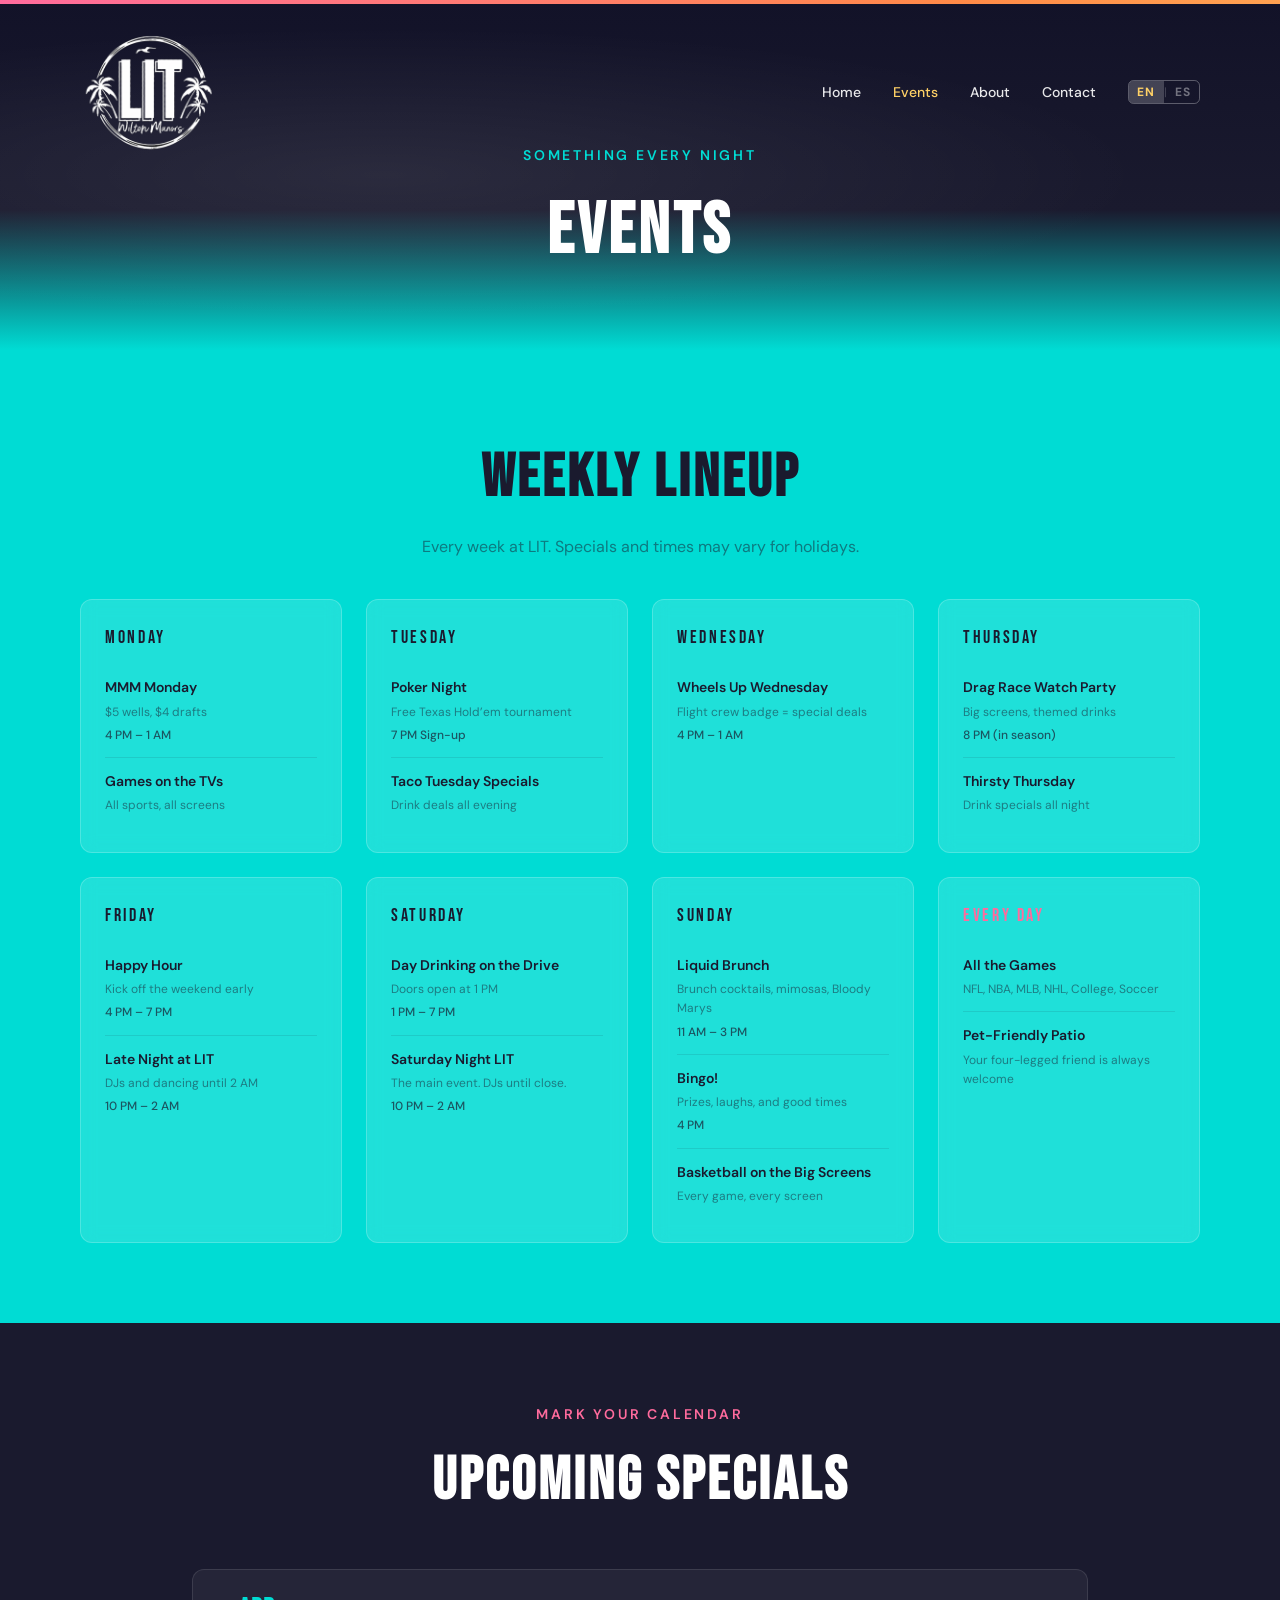
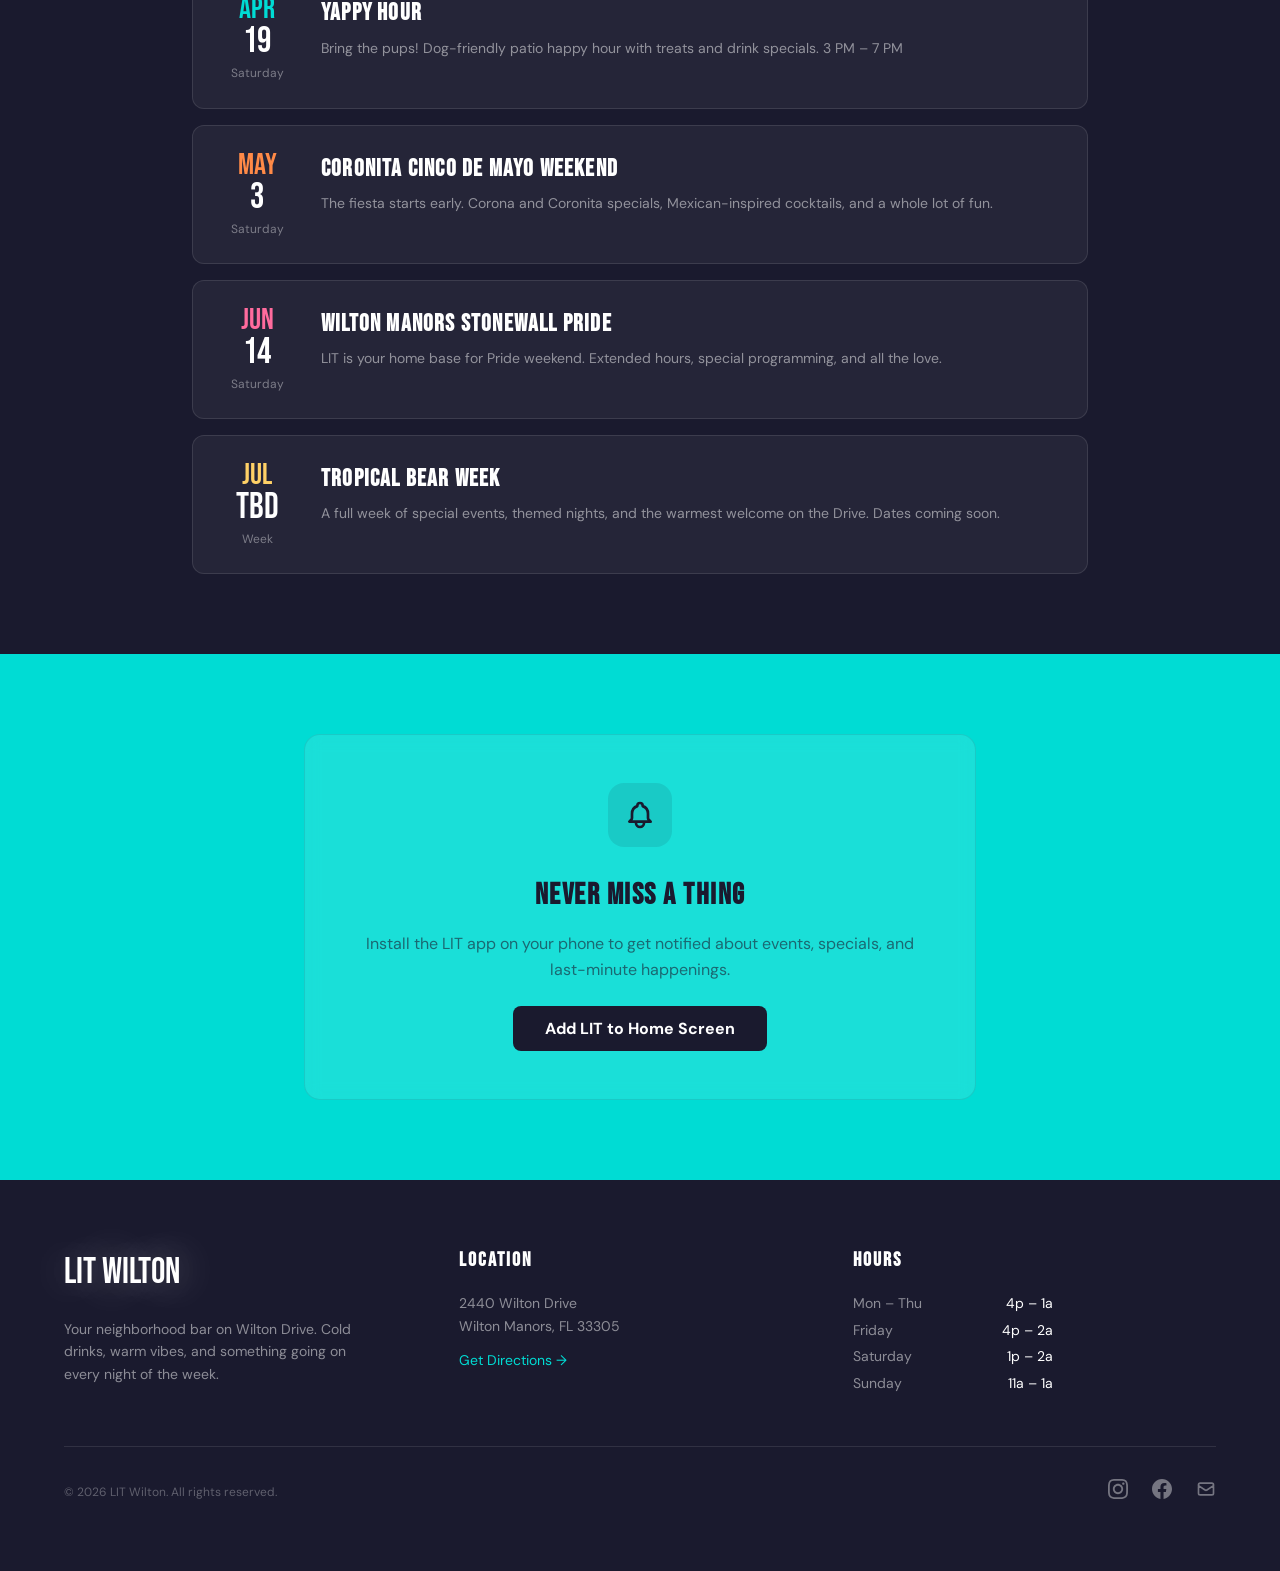
<file: events.html>
<!DOCTYPE html>
<html lang="en">
<head>
    <meta charset="UTF-8">
    <meta name="viewport" content="width=device-width, initial-scale=1.0">
    <title>Events - LIT Wilton</title>
    <meta name="description" content="Weekly events at LIT Wilton - Poker, Bingo, Drag Race, Brunch and more on Wilton Drive.">
    <meta name="theme-color" content="#1a1a2e">
    <meta name="apple-mobile-web-app-capable" content="yes">
    <meta name="apple-mobile-web-app-status-bar-style" content="black-translucent">
    <link rel="manifest" href="manifest.json">
    <link rel="preconnect" href="https://fonts.googleapis.com">
    <link rel="preconnect" href="https://fonts.gstatic.com" crossorigin>
    <link href="https://fonts.googleapis.com/css2?family=Bebas+Neue&family=DM+Sans:ital,wght@0,300;0,400;0,500;0,600;0,700;1,400&display=swap" rel="stylesheet">
    <link rel="stylesheet" href="styles.css">
</head>
<body>
    <div class="gradient-bar"></div>
    <nav id="navbar" class="navbar">
        <div class="navbar-inner">
            <a href="index.html" class="navbar-brand"><img src="images/LitWiltonLogo.png" alt="LIT Wilton" class="navbar-logo"></a>
            <div class="navbar-links">
                <a href="index.html" class="" data-i18n="nav-home">Home</a>
                <a href="events.html" class="active" data-i18n="nav-events">Events</a>
                <a href="about.html" class="" data-i18n="nav-about">About</a>
                <a href="contact.html" class="" data-i18n="nav-contact">Contact</a>
                <div class="lang-switch" id="lang-switch"><button class="lang-opt lang-active" data-lang="en">EN</button><span class="lang-sep">|</span><button class="lang-opt" data-lang="es">ES</button></div>
            </div>
            <div class="navbar-right-mobile">
                <div class="lang-switch" id="lang-switch-mobile"><button class="lang-opt lang-active" data-lang="en">EN</button><span class="lang-sep">|</span><button class="lang-opt" data-lang="es">ES</button></div>
                <button id="menu-toggle" class="menu-toggle" aria-label="Toggle menu">
                    <svg fill="none" stroke="currentColor" viewBox="0 0 24 24"><path id="menu-icon" stroke-linecap="round" stroke-linejoin="round" stroke-width="2" d="M4 6h16M4 12h16M4 18h16"/></svg>
                </button>
            </div>
        </div>
        <div id="mobile-menu" class="mobile-menu">
            <a href="index.html" class="" data-i18n="nav-home">Home</a>
            <a href="events.html" class="active" data-i18n="nav-events">Events</a>
            <a href="about.html" class="" data-i18n="nav-about">About</a>
            <a href="contact.html" class="" data-i18n="nav-contact">Contact</a>
        </div>
    </nav>
    <div class="page-header">
        <p class="page-header-label fade-up" data-i18n="events-header-label">Something Every Night</p>
        <h1 class="page-header-title fade-up fade-up-delay-1" data-i18n="events-header-title">Events</h1>
    </div>

    <section class="section section-cyan">
        <div class="container">
            <div class="reveal text-center mb-10">
                <h2 class="section-title" data-i18n="events-weekly-title">Weekly Lineup</h2>
                <p class="section-subtitle" data-i18n="events-weekly-sub">Every week at LIT. Specials and times may vary for holidays.</p>
            </div>
            <div class="grid grid-4">
                <div class="reveal cal-day"><div class="cal-day-name" data-i18n="cal-mon">Monday</div><div class="cal-event"><p class="cal-event-title" data-i18n="cal-mon-mmm">MMM Monday</p><p class="cal-event-desc" data-i18n="cal-mon-mmm-desc">$5 wells, $4 drafts</p><p class="cal-event-time">4 PM &ndash; 1 AM</p></div><div class="cal-event"><p class="cal-event-title" data-i18n="cal-mon-games">Games on the TVs</p><p class="cal-event-desc" data-i18n="cal-mon-games-desc">All sports, all screens</p></div></div>
                <div class="reveal cal-day"><div class="cal-day-name" data-i18n="cal-tue">Tuesday</div><div class="cal-event"><p class="cal-event-title" data-i18n="cal-tue-poker">Poker Night</p><p class="cal-event-desc" data-i18n="cal-tue-poker-desc">Free Texas Hold'em tournament</p><p class="cal-event-time">7 PM Sign-up</p></div><div class="cal-event"><p class="cal-event-title" data-i18n="cal-tue-taco">Taco Tuesday Specials</p><p class="cal-event-desc" data-i18n="cal-tue-taco-desc">Drink deals all evening</p></div></div>
                <div class="reveal cal-day"><div class="cal-day-name" data-i18n="cal-wed">Wednesday</div><div class="cal-event"><p class="cal-event-title" data-i18n="cal-wed-wheels">Wheels Up Wednesday</p><p class="cal-event-desc" data-i18n="cal-wed-wheels-desc">Flight crew badge = special deals</p><p class="cal-event-time">4 PM &ndash; 1 AM</p></div></div>
                <div class="reveal cal-day"><div class="cal-day-name" data-i18n="cal-thu">Thursday</div><div class="cal-event"><p class="cal-event-title" data-i18n="cal-thu-drag">Drag Race Watch Party</p><p class="cal-event-desc" data-i18n="cal-thu-drag-desc">Big screens, themed drinks</p><p class="cal-event-time" data-i18n="cal-thu-drag-time">8 PM (in season)</p></div><div class="cal-event"><p class="cal-event-title" data-i18n="cal-thu-thirsty">Thirsty Thursday</p><p class="cal-event-desc" data-i18n="cal-thu-thirsty-desc">Drink specials all night</p></div></div>
                <div class="reveal cal-day"><div class="cal-day-name" data-i18n="cal-fri">Friday</div><div class="cal-event"><p class="cal-event-title" data-i18n="cal-fri-happy">Happy Hour</p><p class="cal-event-desc" data-i18n="cal-fri-happy-desc">Kick off the weekend early</p><p class="cal-event-time">4 PM &ndash; 7 PM</p></div><div class="cal-event"><p class="cal-event-title" data-i18n="cal-fri-late">Late Night at LIT</p><p class="cal-event-desc" data-i18n="cal-fri-late-desc">DJs and dancing until 2 AM</p><p class="cal-event-time">10 PM &ndash; 2 AM</p></div></div>
                <div class="reveal cal-day"><div class="cal-day-name" data-i18n="cal-sat">Saturday</div><div class="cal-event"><p class="cal-event-title" data-i18n="cal-sat-day">Day Drinking on the Drive</p><p class="cal-event-desc" data-i18n="cal-sat-day-desc">Doors open at 1 PM</p><p class="cal-event-time">1 PM &ndash; 7 PM</p></div><div class="cal-event"><p class="cal-event-title" data-i18n="cal-sat-night">Saturday Night LIT</p><p class="cal-event-desc" data-i18n="cal-sat-night-desc">The main event. DJs until close.</p><p class="cal-event-time">10 PM &ndash; 2 AM</p></div></div>
                <div class="reveal cal-day"><div class="cal-day-name" data-i18n="cal-sun">Sunday</div><div class="cal-event"><p class="cal-event-title" data-i18n="cal-sun-brunch">Liquid Brunch</p><p class="cal-event-desc" data-i18n="cal-sun-brunch-desc">Brunch cocktails, mimosas, Bloody Marys</p><p class="cal-event-time">11 AM &ndash; 3 PM</p></div><div class="cal-event"><p class="cal-event-title" data-i18n="cal-sun-bingo">Bingo!</p><p class="cal-event-desc" data-i18n="cal-sun-bingo-desc">Prizes, laughs, and good times</p><p class="cal-event-time">4 PM</p></div><div class="cal-event"><p class="cal-event-title" data-i18n="cal-sun-bball">Basketball on the Big Screens</p><p class="cal-event-desc" data-i18n="cal-sun-bball-desc">Every game, every screen</p></div></div>
                <div class="reveal cal-day"><div class="cal-day-name cal-day-name-pink" data-i18n="cal-every">Every Day</div><div class="cal-event"><p class="cal-event-title" data-i18n="cal-every-games">All the Games</p><p class="cal-event-desc" data-i18n="cal-every-games-desc">NFL, NBA, MLB, NHL, College, Soccer</p></div><div class="cal-event"><p class="cal-event-title" data-i18n="cal-every-patio">Pet-Friendly Patio</p><p class="cal-event-desc" data-i18n="cal-every-patio-desc">Your four-legged friend is always welcome</p></div></div>
            </div>
        </div>
    </section>

    <section class="section section-navy">
        <div class="container">
            <div class="reveal text-center mb-10">
                <p class="section-label section-label-pink" data-i18n="events-upcoming-label">Mark Your Calendar</p>
                <h2 class="section-title" style="color:var(--white)" data-i18n="events-upcoming-title">Upcoming Specials</h2>
            </div>
            <div class="container-md" style="padding:0">
                <div class="upcoming-row reveal"><div class="upcoming-date"><p class="upcoming-date-month" style="color:var(--cyan)">APR</p><p class="upcoming-date-day">19</p><p class="upcoming-date-weekday">Saturday</p></div><div><h3 class="upcoming-title" data-i18n="upcoming-yappy-title">Yappy Hour</h3><p class="upcoming-desc" data-i18n="upcoming-yappy-desc">Bring the pups! Dog-friendly patio happy hour with treats and drink specials. 3 PM &ndash; 7 PM</p></div></div>
                <div class="upcoming-row reveal"><div class="upcoming-date"><p class="upcoming-date-month" style="color:var(--orange)">MAY</p><p class="upcoming-date-day">3</p><p class="upcoming-date-weekday">Saturday</p></div><div><h3 class="upcoming-title" data-i18n="upcoming-cinco-title">Coronita Cinco de Mayo Weekend</h3><p class="upcoming-desc" data-i18n="upcoming-cinco-desc">The fiesta starts early. Corona and Coronita specials, Mexican-inspired cocktails, and a whole lot of fun.</p></div></div>
                <div class="upcoming-row reveal"><div class="upcoming-date"><p class="upcoming-date-month" style="color:var(--pink)">JUN</p><p class="upcoming-date-day">14</p><p class="upcoming-date-weekday">Saturday</p></div><div><h3 class="upcoming-title" data-i18n="upcoming-pride-title">Wilton Manors Stonewall Pride</h3><p class="upcoming-desc" data-i18n="upcoming-pride-desc">LIT is your home base for Pride weekend. Extended hours, special programming, and all the love.</p></div></div>
                <div class="upcoming-row reveal"><div class="upcoming-date"><p class="upcoming-date-month" style="color:var(--yellow)">JUL</p><p class="upcoming-date-day">TBD</p><p class="upcoming-date-weekday">Week</p></div><div><h3 class="upcoming-title" data-i18n="upcoming-bear-title">Tropical Bear Week</h3><p class="upcoming-desc" data-i18n="upcoming-bear-desc">A full week of special events, themed nights, and the warmest welcome on the Drive. Dates coming soon.</p></div></div>
            </div>
        </div>
    </section>

    <section class="section section-cyan">
        <div class="container text-center">
            <div class="reveal cta-box">
                <div class="cta-icon"><svg width="32" height="32" fill="none" stroke="currentColor" viewBox="0 0 24 24"><path stroke-linecap="round" stroke-linejoin="round" stroke-width="2" d="M15 17h5l-1.405-1.405A2.032 2.032 0 0118 14.158V11a6.002 6.002 0 00-4-5.659V5a2 2 0 10-4 0v.341C7.67 6.165 6 8.388 6 11v3.159c0 .538-.214 1.055-.595 1.436L4 17h5m6 0v1a3 3 0 11-6 0v-1m6 0H9"/></svg></div>
                <h3 class="cta-title" data-i18n="events-cta-title">Never Miss a Thing</h3>
                <p class="cta-desc" data-i18n="events-cta-desc">Install the LIT app on your phone to get notified about events, specials, and last-minute happenings.</p>
                <button class="btn btn-navy" data-i18n="events-cta-btn" onclick="alert('On a live PWA, this would trigger the install prompt!')">Add LIT to Home Screen</button>
            </div>
        </div>
    </section>
    <footer class="footer">
        <div class="footer-grid">
            <div>
                <div class="footer-brand">LIT WILTON</div>
                <p class="footer-desc" data-i18n="footer-desc">Your neighborhood bar on Wilton Drive. Cold drinks, warm vibes, and something going on every night of the week.</p>
            </div>
            <div>
                <h4 class="footer-heading" data-i18n="footer-location-heading">Location</h4>
                <p class="footer-text">2440 Wilton Drive<br>Wilton Manors, FL 33305</p>
                <a href="https://maps.google.com/?q=2440+Wilton+Drive+Wilton+Manors+FL+33305" target="_blank" rel="noopener" class="footer-link" data-i18n="footer-directions">Get Directions &rarr;</a>
            </div>
            <div>
                <h4 class="footer-heading" data-i18n="footer-hours-heading">Hours</h4>
                <div class="footer-hours">
                    <div class="footer-hours-row"><span data-i18n="footer-hours-mon">Mon &ndash; Thu</span><span class="footer-hours-value">4p &ndash; 1a</span></div>
                    <div class="footer-hours-row"><span data-i18n="footer-hours-fri">Friday</span><span class="footer-hours-value">4p &ndash; 2a</span></div>
                    <div class="footer-hours-row"><span data-i18n="footer-hours-sat">Saturday</span><span class="footer-hours-value">1p &ndash; 2a</span></div>
                    <div class="footer-hours-row"><span data-i18n="footer-hours-sun">Sunday</span><span class="footer-hours-value">11a &ndash; 1a</span></div>
                </div>
            </div>
        </div>
        <div class="footer-bottom">
            <p class="footer-copy" data-i18n="footer-rights">&copy; 2026 LIT Wilton. All rights reserved.</p>
            <div class="footer-social">
                <a href="#" aria-label="Instagram"><svg width="20" height="20" fill="currentColor" viewBox="0 0 24 24"><path d="M12 2.163c3.204 0 3.584.012 4.85.07 3.252.148 4.771 1.691 4.919 4.919.058 1.265.069 1.645.069 4.849 0 3.205-.012 3.584-.069 4.849-.149 3.225-1.664 4.771-4.919 4.919-1.266.058-1.644.07-4.85.07-3.204 0-3.584-.012-4.849-.07-3.26-.149-4.771-1.699-4.919-4.92-.058-1.265-.07-1.644-.07-4.849 0-3.204.013-3.583.07-4.849.149-3.227 1.664-4.771 4.919-4.919 1.266-.057 1.645-.069 4.849-.069zm0-2.163c-3.259 0-3.667.014-4.947.072-4.358.2-6.78 2.618-6.98 6.98-.059 1.281-.073 1.689-.073 4.948 0 3.259.014 3.668.072 4.948.2 4.358 2.618 6.78 6.98 6.98 1.281.058 1.689.072 4.948.072 3.259 0 3.668-.014 4.948-.072 4.354-.2 6.782-2.618 6.979-6.98.059-1.28.073-1.689.073-4.948 0-3.259-.014-3.667-.072-4.947-.196-4.354-2.617-6.78-6.979-6.98-1.281-.059-1.69-.073-4.949-.073zm0 5.838c-3.403 0-6.162 2.759-6.162 6.162s2.759 6.163 6.162 6.163 6.162-2.759 6.162-6.163c0-3.403-2.759-6.162-6.162-6.162zm0 10.162c-2.209 0-4-1.79-4-4 0-2.209 1.791-4 4-4s4 1.791 4 4c0 2.21-1.791 4-4 4zm6.406-11.845c-.796 0-1.441.645-1.441 1.44s.645 1.44 1.441 1.44c.795 0 1.439-.645 1.439-1.44s-.644-1.44-1.439-1.44z"/></svg></a>
                <a href="#" aria-label="Facebook"><svg width="20" height="20" fill="currentColor" viewBox="0 0 24 24"><path d="M24 12.073c0-6.627-5.373-12-12-12s-12 5.373-12 12c0 5.99 4.388 10.954 10.125 11.854v-8.385h-3.047v-3.47h3.047v-2.642c0-3.007 1.792-4.669 4.533-4.669 1.312 0 2.686.235 2.686.235v2.953h-1.514c-1.491 0-1.956.925-1.956 1.874v2.25h3.328l-.532 3.47h-2.796v8.385c5.738-.9 10.126-5.864 10.126-11.854z"/></svg></a>
                <a href="mailto:litwilton@gmail.com" aria-label="Email"><svg width="20" height="20" fill="none" stroke="currentColor" viewBox="0 0 24 24"><path stroke-linecap="round" stroke-linejoin="round" stroke-width="2" d="M3 8l7.89 5.26a2 2 0 002.22 0L21 8M5 19h14a2 2 0 002-2V7a2 2 0 00-2-2H5a2 2 0 00-2 2v10a2 2 0 002 2z"/></svg></a>
            </div>
        </div>
    </footer>
    <script src="lang.js"></script>
    <script src="main.js"></script>
</body>
</html>
</file>
<file: styles.css>
/* =============================================
   LIT WILTON - Complete Stylesheet
   Pure CSS - No Tailwind
   ============================================= */

/* ---- Variables ---- */
:root {
    --cyan: #00dcd4;
    --cyan-dark: #00c4bd;
    --navy: #1a1a2e;
    --navy-light: #2a2a42;
    --pink: #ff6b9d;
    --orange: #ff8a47;
    --yellow: #ffd166;
    --white: #ffffff;
    --max-width: 1152px;
}

/* ---- Reset & Base ---- */
*, *::before, *::after { margin: 0; padding: 0; box-sizing: border-box; }
html { scroll-behavior: smooth; }
body {
    font-family: 'DM Sans', sans-serif;
    background: var(--cyan);
    color: var(--navy);
    overflow-x: hidden;
    line-height: 1.6;
    -webkit-font-smoothing: antialiased;
}

a { text-decoration: none; color: inherit; }
img { max-width: 100%; display: block; }
button, input, select, textarea { font-family: inherit; }

::selection { background: rgba(26,26,46,0.25); color: #fff; }
::-webkit-scrollbar { width: 8px; }
::-webkit-scrollbar-track { background: var(--cyan); }
::-webkit-scrollbar-thumb { background: rgba(26,26,46,0.3); border-radius: 4px; }
::-webkit-scrollbar-thumb:hover { background: rgba(26,26,46,0.5); }

/* ---- Layout ---- */
.container { max-width: var(--max-width); margin: 0 auto; padding: 0 1rem; }
.text-center { text-align: center; }
.sr-only { position: absolute; width: 1px; height: 1px; padding: 0; margin: -1px; overflow: hidden; clip: rect(0,0,0,0); border: 0; }

/* ---- Typography ---- */
.font-heading { font-family: 'Bebas Neue', sans-serif; }
.tracking-wide { letter-spacing: 0.05em; }
.tracking-wider { letter-spacing: 0.1em; }
.tracking-widest { letter-spacing: 0.2em; }

/* ---- Glow ---- */
.glow-white { text-shadow: 0 0 40px rgba(255,255,255,0.4), 0 0 80px rgba(255,255,255,0.15); }

/* ---- Gradient Bar ---- */
.gradient-bar {
    height: 4px;
    background: linear-gradient(90deg, var(--pink), var(--orange), var(--yellow), var(--cyan), var(--pink));
    background-size: 300% 100%;
    animation: shimmer 5s ease-in-out infinite;
    position: fixed;
    top: 0; left: 0; right: 0;
    z-index: 60;
}
@keyframes shimmer {
    0%, 100% { background-position: 0% 50%; }
    50% { background-position: 100% 50%; }
}

/* ---- Navbar ---- */
.navbar {
    position: fixed;
    top: 4px; left: 0; right: 0;
    z-index: 50;
    transition: background 0.3s, backdrop-filter 0.3s;
}
.navbar.scrolled {
    background: rgba(18,18,40,0.95);
    backdrop-filter: blur(16px);
    -webkit-backdrop-filter: blur(16px);
    border-bottom: 1px solid rgba(255,255,255,0.08);
}
.navbar-inner {
    max-width: var(--max-width);
    margin: 0 auto;
    padding: 1rem;
    display: flex;
    align-items: center;
    justify-content: space-between;
}
.navbar-brand {
    display: flex;
    align-items: center;
    line-height: 0;
}
.navbar-logo {
    height: 144px;
    width: auto;
    filter: invert(1);
    mix-blend-mode: screen;
    transition: opacity 0.3s;
}
.navbar-brand:hover .navbar-logo {
    opacity: 0.8;
}
.navbar-links {
    display: none;
    align-items: center;
    gap: 2rem;
    list-style: none;
}
.navbar-links a {
    font-size: 0.875rem;
    font-weight: 500;
    color: rgba(255,255,255,0.9);
    transition: color 0.3s;
}
.navbar-links a:hover,
.navbar-links a.active { color: var(--yellow); }

.menu-toggle {
    display: block;
    background: none;
    border: none;
    color: var(--white);
    cursor: pointer;
    padding: 0.25rem;
    transition: color 0.3s;
}
.menu-toggle:hover { color: var(--yellow); }
.menu-toggle svg { width: 1.75rem; height: 1.75rem; }

.mobile-menu {
    display: none;
    background: rgba(26,26,46,0.95);
    backdrop-filter: blur(16px);
    border-top: 1px solid rgba(255,255,255,0.1);
    padding: 1.5rem 1rem;
}
.mobile-menu.open { display: block; }
.mobile-menu a {
    display: block;
    font-size: 1.125rem;
    font-weight: 500;
    color: var(--white);
    padding: 0.5rem 0;
    transition: color 0.3s;
}
.mobile-menu a:hover { color: var(--yellow); }
.mobile-menu a.active { color: var(--yellow); }

@media (min-width: 768px) {
    .navbar-links { display: flex; }
    .menu-toggle { display: none; }
}

/* ---- Hero ---- */
.hero {
    min-height: 100vh;
    display: flex;
    flex-direction: column;
    justify-content: center;
    align-items: center;
    position: relative;
    background:
        radial-gradient(ellipse at 50% 40%, rgba(255,255,255,0.12) 0%, transparent 60%),
        radial-gradient(ellipse at 80% 80%, rgba(255,107,157,0.08) 0%, transparent 50%),
        linear-gradient(180deg, #121228 0%, #1a1a2e 40%, #00dcd4 100%);
    text-align: center;
    padding: 2rem 1rem;
}
.hero::after {
    content: '';
    position: absolute;
    bottom: 0; left: 0; right: 0;
    height: 200px;
    background: linear-gradient(to top, var(--cyan), transparent);
    pointer-events: none;
}
.hero-content { position: relative; z-index: 10; max-width: 56rem; }
.hero-subtitle {
    color: var(--cyan);
    font-size: 0.875rem;
    font-weight: 600;
    letter-spacing: 0.3em;
    text-transform: uppercase;
    margin-bottom: 1rem;
}
.hero-title {
    font-family: 'Bebas Neue', sans-serif;
    font-size: 4.5rem;
    letter-spacing: 0.1em;
    color: var(--white);
    text-shadow: 0 0 40px rgba(255,255,255,0.4), 0 0 80px rgba(255,255,255,0.15);
    line-height: 0.95;
    margin-bottom: 0.5rem;
}
.hero-divider {
    width: 6rem; height: 2px;
    background: linear-gradient(90deg, var(--pink), var(--cyan));
    margin: 1.5rem auto;
}
.hero-desc {
    font-size: 1.25rem;
    color: rgba(255,255,255,0.8);
    font-weight: 300;
    max-width: 36rem;
    margin: 0 auto 2.5rem;
}
.hero-buttons { display: flex; flex-direction: column; gap: 1rem; justify-content: center; align-items: center; }
.scroll-indicator {
    position: absolute;
    bottom: 2rem;
    left: 50%;
    transform: translateX(-50%);
    z-index: 10;
}
.scroll-pill {
    width: 1.25rem; height: 2.25rem;
    border: 2px solid rgba(255,255,255,0.3);
    border-radius: 9999px;
    display: flex;
    justify-content: center;
    padding-top: 0.5rem;
}
.scroll-dot {
    width: 4px; height: 8px;
    background: var(--cyan);
    border-radius: 9999px;
    animation: bounce 1.5s infinite;
}
@keyframes bounce {
    0%, 100% { transform: translateY(0); }
    50% { transform: translateY(6px); }
}

@media (min-width: 640px) {
    .hero-title { font-size: 6rem; }
    .hero-buttons { flex-direction: row; }
}
@media (min-width: 768px) {
    .hero-title { font-size: 8rem; }
    .hero-subtitle { font-size: 1rem; }
    .hero-desc { font-size: 1.5rem; }
}

/* ---- Buttons ---- */
.btn {
    display: inline-block;
    font-weight: 700;
    padding: 0.75rem 2rem;
    border-radius: 0.5rem;
    transition: all 0.3s;
    font-size: 1rem;
    cursor: pointer;
    border: none;
    text-align: center;
}
.btn-cyan {
    background: var(--cyan);
    color: var(--navy);
}
.btn-cyan:hover {
    background: var(--cyan-dark);
    box-shadow: 0 0 30px rgba(0,220,212,0.4);
}
.btn-navy {
    background: var(--navy);
    color: var(--white);
}
.btn-navy:hover { background: var(--navy-light); }
.btn-outline-white {
    background: transparent;
    color: var(--white);
    border: 2px solid rgba(255,255,255,0.3);
}
.btn-outline-white:hover { border-color: var(--pink); color: var(--pink); }
.btn-outline-navy {
    background: transparent;
    color: var(--navy);
    border: 2px solid rgba(26,26,46,0.2);
}
.btn-outline-navy:hover { border-color: var(--pink); color: var(--pink); }
.btn-full { width: 100%; }
.btn-sm { font-size: 0.875rem; padding: 0.5rem 1.5rem; }

/* ---- Hours Strip ---- */
.hours-strip {
    background: var(--navy);
    padding: 1.5rem 1rem;
}
.hours-strip-inner {
    max-width: var(--max-width);
    margin: 0 auto;
    display: flex;
    flex-wrap: wrap;
    justify-content: center;
    gap: 0.5rem 2rem;
    font-size: 0.875rem;
}
.hours-label { color: rgba(255,255,255,0.5); }
.hours-value { color: var(--white); font-weight: 500; }
.hours-divider { color: var(--pink); }

/* ---- Sections ---- */
.section { padding: 5rem 1rem; }
.section-cyan { background: var(--cyan); color: var(--navy); }
.section-navy { background: var(--navy); color: var(--white); }
.section-label {
    font-size: 0.875rem;
    font-weight: 600;
    letter-spacing: 0.2em;
    text-transform: uppercase;
    margin-bottom: 0.5rem;
}
.section-label-navy { color: rgba(26,26,46,0.5); }
.section-label-pink { color: var(--pink); }
.section-label-cyan { color: var(--cyan); }
.section-title {
    font-family: 'Bebas Neue', sans-serif;
    font-size: 3rem;
    letter-spacing: 0.05em;
    margin-bottom: 0.5rem;
}
.section-subtitle { color: rgba(26,26,46,0.5); margin-top: 0.5rem; }
.section-navy .section-subtitle { color: rgba(255,255,255,0.5); }

@media (min-width: 768px) {
    .section-title { font-size: 3.75rem; }
}

/* ---- Grid ---- */
.grid { display: grid; gap: 1.5rem; }
.grid-2 { grid-template-columns: 1fr; }
.grid-3 { grid-template-columns: 1fr; }
.grid-4 { grid-template-columns: 1fr; }
.grid-2col { grid-template-columns: 1fr; }

@media (min-width: 768px) {
    .grid-2 { grid-template-columns: repeat(2, 1fr); }
    .grid-3 { grid-template-columns: repeat(2, 1fr); }
    .grid-2col { grid-template-columns: repeat(2, 1fr); }
}
@media (min-width: 1024px) {
    .grid-3 { grid-template-columns: repeat(3, 1fr); }
    .grid-2col { grid-template-columns: 1fr 1fr; gap: 4rem; }
}
@media (min-width: 1280px) {
    .grid-4 { grid-template-columns: repeat(4, 1fr); }
}

/* ---- Event Cards (on cyan background) ---- */
.event-card {
    background: rgba(255,255,255,0.12);
    border: 1px solid rgba(255,255,255,0.2);
    border-radius: 12px;
    overflow: hidden;
    transition: all 0.35s;
    backdrop-filter: blur(8px);
}
.event-card:hover {
    background: rgba(255,255,255,0.2);
    border-color: rgba(255,255,255,0.4);
    transform: translateY(-4px);
    box-shadow: 0 12px 40px rgba(0,0,0,0.15);
}
.event-card-bar { height: 8px; }
.event-card-body { padding: 1.5rem; }
.event-card-day {
    font-size: 0.75rem;
    font-weight: 700;
    letter-spacing: 0.2em;
    text-transform: uppercase;
    color: rgba(26,26,46,0.5);
    margin-bottom: 0.25rem;
}
.event-card-title {
    font-family: 'Bebas Neue', sans-serif;
    font-size: 1.875rem;
    letter-spacing: 0.05em;
    color: var(--navy);
    margin-bottom: 0.5rem;
    transition: color 0.3s;
}
.event-card:hover .event-card-title { color: var(--pink); }
.event-card-desc {
    font-size: 0.875rem;
    color: rgba(26,26,46,0.6);
    line-height: 1.6;
}
.event-card-time {
    margin-top: 1rem;
    display: flex;
    align-items: center;
    gap: 0.5rem;
    font-size: 0.75rem;
    color: rgba(26,26,46,0.5);
}
.event-card-time svg { width: 1rem; height: 1rem; }

/* ---- Featured Event Cards (on navy background) ---- */
.feature-card {
    position: relative;
    border-radius: 1rem;
    overflow: hidden;
}
.feature-card-inner {
    position: relative;
    padding: 2rem;
    border: 1px solid rgba(255,255,255,0.1);
    border-radius: 1rem;
    transition: border-color 0.3s;
}
.feature-card:hover .feature-card-inner { border-color: rgba(0,220,212,0.4); }
.feature-card-badge {
    display: inline-block;
    font-size: 0.75rem;
    font-weight: 700;
    letter-spacing: 0.1em;
    text-transform: uppercase;
    padding: 0.25rem 0.75rem;
    border-radius: 9999px;
}
.feature-card-badge-cyan { background: rgba(0,220,212,0.15); color: var(--cyan); }
.feature-card-badge-orange { background: rgba(255,138,71,0.15); color: var(--orange); }
.feature-card-header { display: flex; align-items: center; gap: 0.75rem; margin-bottom: 1rem; }
.feature-card-emoji { font-size: 1.875rem; }
.feature-card-title {
    font-family: 'Bebas Neue', sans-serif;
    font-size: 2.25rem;
    color: var(--white);
    letter-spacing: 0.05em;
    margin-bottom: 0.75rem;
    transition: color 0.3s;
}
.feature-card:hover .feature-card-title { color: var(--cyan); }
.feature-card-desc { color: rgba(255,255,255,0.6); line-height: 1.6; margin-bottom: 1rem; }
.feature-card-meta { font-size: 0.875rem; font-weight: 500; }
.feature-card-meta-pink { color: var(--pink); }
.feature-card-meta-cyan { color: var(--cyan); }

@media (min-width: 768px) {
    .feature-card-inner { padding: 2.5rem; }
}

/* ---- Calendar Day Cards ---- */
.cal-day {
    background: rgba(255,255,255,0.12);
    border: 1px solid rgba(255,255,255,0.2);
    border-radius: 12px;
    padding: 1.5rem;
    transition: all 0.3s;
    backdrop-filter: blur(8px);
}
.cal-day:hover {
    background: rgba(255,255,255,0.2);
    border-color: rgba(255,255,255,0.35);
}
.cal-day-name {
    font-family: 'Bebas Neue', sans-serif;
    font-size: 1.1rem;
    letter-spacing: 0.15em;
    color: var(--navy);
    margin-bottom: 0.75rem;
}
.cal-day-name-pink { color: var(--pink); }
.cal-event {
    padding: 0.75rem 0;
    border-bottom: 1px solid rgba(26,26,46,0.1);
}
.cal-event:last-child { border-bottom: none; }
.cal-event-title { color: var(--navy); font-weight: 600; font-size: 0.875rem; }
.cal-event-desc { color: rgba(26,26,46,0.5); font-size: 0.75rem; margin-top: 0.25rem; }
.cal-event-time { color: rgba(26,26,46,0.7); font-size: 0.75rem; margin-top: 0.25rem; font-weight: 500; }

/* ---- Upcoming Event Rows ---- */
.upcoming-row {
    display: flex;
    flex-direction: column;
    gap: 1rem;
    padding: 1.5rem;
    background: rgba(255,255,255,0.05);
    border-radius: 0.75rem;
    border: 1px solid rgba(255,255,255,0.1);
    transition: border-color 0.3s;
    margin-bottom: 1rem;
}
.upcoming-row:last-child { margin-bottom: 0; }
.upcoming-row:hover { border-color: rgba(0,220,212,0.3); }
.upcoming-date {
    flex-shrink: 0;
    text-align: center;
}
.upcoming-date-month {
    font-family: 'Bebas Neue', sans-serif;
    font-size: 1.875rem;
    line-height: 1;
}
.upcoming-date-day {
    font-family: 'Bebas Neue', sans-serif;
    font-size: 2.25rem;
    color: var(--white);
    line-height: 1;
}
.upcoming-date-weekday { color: rgba(255,255,255,0.4); font-size: 0.75rem; margin-top: 0.25rem; }
.upcoming-title {
    font-family: 'Bebas Neue', sans-serif;
    font-size: 1.5rem;
    color: var(--white);
    letter-spacing: 0.05em;
}
.upcoming-desc { color: rgba(255,255,255,0.5); font-size: 0.875rem; margin-top: 0.25rem; }

@media (min-width: 640px) {
    .upcoming-row { flex-direction: row; gap: 1.5rem; align-items: flex-start; }
    .upcoming-date { width: 5rem; }
}

/* ---- CTA Box ---- */
.cta-box {
    padding: 2rem;
    border-radius: 1rem;
    border: 1px solid rgba(26,26,46,0.1);
    background: rgba(255,255,255,0.1);
    backdrop-filter: blur(8px);
    max-width: 42rem;
    margin: 0 auto;
}
.cta-icon {
    width: 4rem; height: 4rem;
    background: rgba(26,26,46,0.1);
    border-radius: 1rem;
    display: flex;
    align-items: center;
    justify-content: center;
    margin: 0 auto 1.5rem;
}
.cta-icon svg { width: 2rem; height: 2rem; color: var(--navy); }
.cta-title {
    font-family: 'Bebas Neue', sans-serif;
    font-size: 1.875rem;
    color: var(--navy);
    letter-spacing: 0.05em;
    margin-bottom: 0.75rem;
}
.cta-desc { color: rgba(26,26,46,0.6); line-height: 1.6; margin-bottom: 1.5rem; }

@media (min-width: 768px) {
    .cta-box { padding: 3rem; }
}

/* ---- About Content ---- */
.about-text {
    max-width: 48rem;
    margin: 0 auto;
}
.about-text p {
    font-size: 1.125rem;
    color: rgba(26,26,46,0.7);
    line-height: 1.7;
    margin-bottom: 1.5rem;
}
.about-text p:last-child { margin-bottom: 0; }
.text-navy { color: var(--navy); font-weight: 600; }
.text-pink { color: var(--pink); font-weight: 600; }
.text-orange { color: var(--orange); font-weight: 600; }

/* ---- Feature Grid Cards (navy bg) ---- */
.info-card {
    padding: 2rem;
    border-radius: 0.75rem;
    background: rgba(255,255,255,0.05);
    border: 1px solid rgba(255,255,255,0.1);
}
.info-card-emoji { font-size: 1.875rem; margin-bottom: 1rem; }
.info-card-title {
    font-family: 'Bebas Neue', sans-serif;
    font-size: 1.5rem;
    color: var(--white);
    letter-spacing: 0.05em;
    margin-bottom: 0.5rem;
}
.info-card-desc { color: rgba(255,255,255,0.5); font-size: 0.875rem; line-height: 1.6; }

/* ---- Contact Info ---- */
.contact-block { margin-bottom: 2rem; }
.contact-row { display: flex; align-items: flex-start; gap: 1rem; }
.contact-icon {
    width: 2.5rem; height: 2.5rem;
    background: rgba(26,26,46,0.1);
    border-radius: 0.5rem;
    display: flex;
    align-items: center;
    justify-content: center;
    flex-shrink: 0;
    margin-top: 0.25rem;
}
.contact-icon svg { width: 1.25rem; height: 1.25rem; color: var(--navy); }
.contact-label { color: var(--navy); font-weight: 600; margin-bottom: 0.25rem; }
.contact-value { color: rgba(26,26,46,0.6); font-size: 0.875rem; line-height: 1.6; }
.contact-link { color: var(--pink); font-size: 0.875rem; font-weight: 500; transition: color 0.3s; display: inline-block; margin-top: 0.5rem; }
.contact-link:hover { color: var(--orange); }
.contact-link-cyan { color: var(--pink); transition: color 0.3s; }
.contact-link-cyan:hover { color: var(--orange); }

.social-links { display: flex; gap: 1rem; }
.social-btn {
    width: 2.5rem; height: 2.5rem;
    background: rgba(26,26,46,0.1);
    border-radius: 0.5rem;
    display: flex;
    align-items: center;
    justify-content: center;
    color: rgba(26,26,46,0.6);
    transition: all 0.3s;
}
.social-btn:hover { color: var(--pink); background: rgba(255,107,157,0.1); }
.social-btn svg { width: 1.25rem; height: 1.25rem; }

/* ---- Contact Form ---- */
.form-group { margin-bottom: 1.25rem; }
.form-label { display: block; font-size: 0.875rem; font-weight: 500; color: var(--navy); margin-bottom: 0.5rem; }
.form-input {
    width: 100%;
    background: rgba(255,255,255,0.15);
    border: 1px solid rgba(26,26,46,0.15);
    border-radius: 0.5rem;
    padding: 0.75rem 1rem;
    color: var(--navy);
    font-size: 0.95rem;
    transition: border-color 0.3s, box-shadow 0.3s, background 0.3s;
    outline: none;
}
.form-input:focus {
    border-color: var(--navy);
    box-shadow: 0 0 0 3px rgba(26,26,46,0.15);
    background: rgba(255,255,255,0.25);
}
.form-input::placeholder { color: rgba(26,26,46,0.4); }
textarea.form-input { resize: none; }

/* ---- Map ---- */
.map-wrap {
    border-radius: 1rem;
    overflow: hidden;
    border: 1px solid rgba(26,26,46,0.1);
    height: 350px;
    max-width: var(--max-width);
    margin: 0 auto;
}
.map-wrap iframe { width: 100%; height: 100%; border: 0; }

/* ---- Page Header (inner pages) ---- */
.page-header {
    padding: 9rem 1rem 3.75rem;
    text-align: center;
    background:
        radial-gradient(ellipse at 30% 50%, rgba(255,255,255,0.08) 0%, transparent 60%),
        linear-gradient(180deg, #121228 0%, #1a1a2e 60%, #00dcd4 100%);
}
.page-header-label { color: var(--cyan); font-size: 0.875rem; font-weight: 600; letter-spacing: 0.2em; text-transform: uppercase; margin-bottom: 0.5rem; }
.page-header-title { font-family: 'Bebas Neue', sans-serif; font-size: 3.75rem; color: var(--white); letter-spacing: 0.05em; }

@media (min-width: 768px) {
    .page-header-title { font-size: 4.5rem; }
}

/* ---- PWA Hero Banner (compact, inside hero) ---- */
.pwa-hero-banner {
    display: none;
    margin-top: 2rem;
}
.pwa-hero-banner.show {
    display: block;
}
.pwa-hero-inner {
    display: flex;
    flex-direction: column;
    align-items: center;
    gap: 0.75rem;
    background: rgba(26, 26, 46, 0.55);
    backdrop-filter: blur(16px);
    -webkit-backdrop-filter: blur(16px);
    border: 1px solid rgba(255, 255, 255, 0.12);
    border-radius: 1rem;
    padding: 1.25rem 1.5rem;
    max-width: 22rem;
    margin: 0 auto;
}
.pwa-hero-icon {
    width: 2.25rem;
    height: 2.25rem;
    background: rgba(0, 220, 212, 0.15);
    border-radius: 0.6rem;
    display: flex;
    align-items: center;
    justify-content: center;
    flex-shrink: 0;
}
.pwa-hero-icon svg {
    color: var(--cyan);
}
.pwa-hero-text {
    color: rgba(255, 255, 255, 0.7);
    font-size: 0.8125rem;
    line-height: 1.4;
    text-align: center;
}
.pwa-hero-btn {
    display: inline-block;
    background: var(--navy);
    color: var(--white);
    font-family: 'DM Sans', sans-serif;
    font-weight: 700;
    font-size: 0.8125rem;
    padding: 0.6rem 1.5rem;
    border-radius: 0.5rem;
    border: none;
    cursor: pointer;
    transition: all 0.3s;
    letter-spacing: 0.02em;
    width: 100%;
}
.pwa-hero-btn:hover {
    background: var(--navy-light);
    box-shadow: 0 0 20px rgba(0, 220, 212, 0.25);
}

@media (min-width: 640px) {
    .pwa-hero-inner {
        flex-direction: row;
        text-align: left;
        max-width: 28rem;
        padding: 1rem 1.5rem;
    }
    .pwa-hero-text {
        text-align: left;
        flex: 1;
    }
    .pwa-hero-btn {
        width: auto;
        white-space: nowrap;
    }
}

/* ---- PWA Banner (old bottom banner - kept for fallback) ---- */
.pwa-banner {
    display: none;
    background: var(--navy);
    padding: 1.5rem 1rem;
}
.pwa-banner.show { display: block; }
.pwa-banner-inner {
    max-width: 56rem;
    margin: 0 auto;
    display: flex;
    flex-direction: column;
    align-items: center;
    justify-content: space-between;
    gap: 1rem;
}
.pwa-banner-info { display: flex; align-items: center; gap: 1rem; }
.pwa-banner-icon {
    width: 3rem; height: 3rem;
    background: rgba(0,220,212,0.2);
    border-radius: 0.75rem;
    display: flex;
    align-items: center;
    justify-content: center;
    font-family: 'Bebas Neue', sans-serif;
    font-size: 1.5rem;
    color: var(--cyan);
}
.pwa-banner-title { color: var(--white); font-weight: 600; }
.pwa-banner-desc { color: rgba(255,255,255,0.5); font-size: 0.875rem; }
.pwa-banner-actions { display: flex; gap: 0.75rem; }
.pwa-dismiss { background: none; border: none; color: rgba(255,255,255,0.5); font-size: 0.875rem; cursor: pointer; padding: 0.5rem 1rem; transition: color 0.3s; }
.pwa-dismiss:hover { color: var(--white); }

@media (min-width: 640px) {
    .pwa-banner-inner { flex-direction: row; }
}

/* ---- Footer ---- */
.footer {
    background: var(--navy);
    padding: 4rem 1rem;
}
.footer-grid {
    max-width: var(--max-width);
    margin: 0 auto;
    display: grid;
    grid-template-columns: 1fr;
    gap: 3rem;
}
.footer-brand {
    font-family: 'Bebas Neue', sans-serif;
    font-size: 2.25rem;
    color: var(--white);
    text-shadow: 0 0 40px rgba(255,255,255,0.4), 0 0 80px rgba(255,255,255,0.15);
    margin-bottom: 1rem;
}
.footer-desc { color: rgba(255,255,255,0.5); font-size: 0.875rem; line-height: 1.6; max-width: 20rem; }
.footer-heading {
    font-family: 'Bebas Neue', sans-serif;
    font-size: 1.25rem;
    color: var(--white);
    letter-spacing: 0.1em;
    margin-bottom: 1rem;
}
.footer-text { color: rgba(255,255,255,0.5); font-size: 0.875rem; line-height: 1.6; }
.footer-link { color: var(--cyan); font-size: 0.875rem; transition: color 0.3s; display: inline-block; margin-top: 0.75rem; }
.footer-link:hover { color: var(--cyan-dark); }
.footer-hours { font-size: 0.875rem; }
.footer-hours-row { display: flex; justify-content: space-between; color: rgba(255,255,255,0.5); max-width: 12.5rem; margin-bottom: 0.25rem; }
.footer-hours-value { color: var(--white); }
.footer-bottom {
    max-width: var(--max-width);
    margin: 3rem auto 0;
    padding-top: 2rem;
    border-top: 1px solid rgba(255,255,255,0.1);
    display: flex;
    flex-direction: column;
    align-items: center;
    gap: 1rem;
}
.footer-copy { color: rgba(255,255,255,0.3); font-size: 0.75rem; }
.footer-social { display: flex; align-items: center; gap: 1.5rem; }
.footer-social a { color: rgba(255,255,255,0.4); transition: color 0.3s; }
.footer-social a:hover { color: var(--pink); }
.footer-social svg { width: 1.25rem; height: 1.25rem; }

@media (min-width: 768px) {
    .footer-grid { grid-template-columns: repeat(3, 1fr); gap: 2rem; }
    .footer-bottom { flex-direction: row; justify-content: space-between; }
}

/* ---- Fade-in Animations ---- */
.fade-up { opacity: 0; transform: translateY(30px); animation: fadeUp 0.8s ease-out forwards; }
.fade-up-delay-1 { animation-delay: 0.15s; }
.fade-up-delay-2 { animation-delay: 0.3s; }
.fade-up-delay-3 { animation-delay: 0.5s; }
.fade-up-delay-4 { animation-delay: 0.7s; }
@keyframes fadeUp { to { opacity: 1; transform: translateY(0); } }

/* ---- Scroll Reveal ---- */
.reveal { opacity: 0; transform: translateY(40px); transition: opacity 0.7s ease-out, transform 0.7s ease-out; }
.reveal.visible { opacity: 1; transform: translateY(0); }

/* ---- Decorative Glows ---- */
.glow-bg { position: relative; overflow: hidden; }
.glow-pink {
    position: absolute; top: 0; right: 0;
    width: 24rem; height: 24rem;
    background: rgba(255,107,157,0.05);
    border-radius: 50%;
    filter: blur(120px);
    pointer-events: none;
}
.glow-cyan-bg {
    position: absolute; bottom: 0; left: 0;
    width: 24rem; height: 24rem;
    background: rgba(0,220,212,0.05);
    border-radius: 50%;
    filter: blur(120px);
    pointer-events: none;
}

/* ---- Gradient Helpers ---- */
.grad-pink-orange { background: linear-gradient(90deg, var(--pink), var(--orange)); }
.grad-orange-yellow { background: linear-gradient(90deg, var(--orange), var(--yellow)); }
.grad-yellow-pink { background: linear-gradient(90deg, var(--yellow), var(--pink)); }
.grad-pink-navy { background: linear-gradient(90deg, var(--pink), var(--navy)); }
.grad-orange-pink { background: linear-gradient(90deg, var(--orange), var(--pink)); }
.grad-yellow-orange { background: linear-gradient(90deg, var(--yellow), var(--orange)); }

/* ---- Narrow container ---- */
.container-sm { max-width: 48rem; margin: 0 auto; padding: 0 1rem; }
.container-md { max-width: 56rem; margin: 0 auto; padding: 0 1rem; }

/* ---- Spacing helpers ---- */
.mb-1 { margin-bottom: 0.25rem; }
.mb-2 { margin-bottom: 0.5rem; }
.mb-3 { margin-bottom: 0.75rem; }
.mb-4 { margin-bottom: 1rem; }
.mb-6 { margin-bottom: 1.5rem; }
.mb-8 { margin-bottom: 2rem; }
.mb-10 { margin-bottom: 2.5rem; }
.mb-12 { margin-bottom: 3rem; }
.mt-4 { margin-top: 1rem; }
.mt-8 { margin-top: 2rem; }

/* ---- Language Switch (EN | ES) ---- */
.lang-switch {
    display: flex;
    align-items: center;
    gap: 0;
    border: 1px solid rgba(255,255,255,0.3);
    border-radius: 0.35rem;
    overflow: hidden;
}
.lang-opt {
    background: transparent;
    border: none;
    color: rgba(255,255,255,0.4);
    font-family: 'DM Sans', sans-serif;
    font-size: 0.75rem;
    font-weight: 700;
    letter-spacing: 0.1em;
    padding: 0.3rem 0.5rem;
    cursor: pointer;
    transition: all 0.3s;
    line-height: 1;
}
.lang-opt:hover {
    color: rgba(255,255,255,0.7);
}
.lang-opt.lang-active {
    background: rgba(255,255,255,0.2);
    color: var(--yellow);
}
.lang-sep {
    color: rgba(255,255,255,0.2);
    font-size: 0.75rem;
    line-height: 1;
    pointer-events: none;
}

/* Desktop: toggle lives inside .navbar-links, hide the mobile one */
.navbar-right-mobile {
    display: flex;
    align-items: center;
    gap: 0.75rem;
}

@media (min-width: 768px) {
    .navbar-right-mobile { display: none; }
    .navbar-links .lang-switch { display: flex; }
}
@media (max-width: 767px) {
    .navbar-links .lang-switch { display: none; }
    .navbar-right-mobile { display: flex; }
}
</file>
